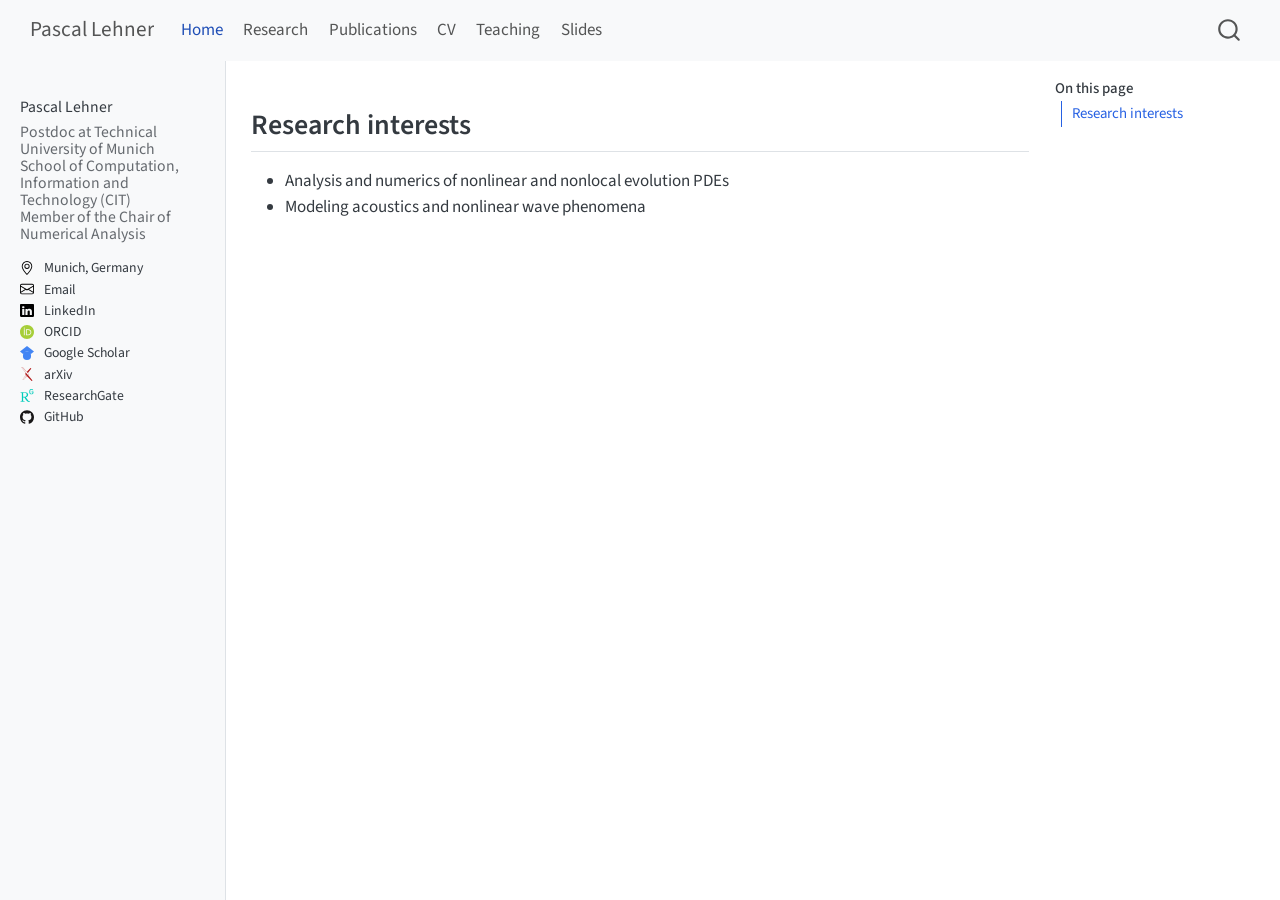
<file: index.html>
<!DOCTYPE html>
<html xmlns="http://www.w3.org/1999/xhtml" lang="en" xml:lang="en"><head>

<meta charset="utf-8">
<meta name="generator" content="quarto-1.6.39">

<meta name="viewport" content="width=device-width, initial-scale=1.0, user-scalable=yes">


<title>Pascal Lehner</title>
<style>
code{white-space: pre-wrap;}
span.smallcaps{font-variant: small-caps;}
div.columns{display: flex; gap: min(4vw, 1.5em);}
div.column{flex: auto; overflow-x: auto;}
div.hanging-indent{margin-left: 1.5em; text-indent: -1.5em;}
ul.task-list{list-style: none;}
ul.task-list li input[type="checkbox"] {
  width: 0.8em;
  margin: 0 0.8em 0.2em -1em; /* quarto-specific, see https://github.com/quarto-dev/quarto-cli/issues/4556 */ 
  vertical-align: middle;
}
</style>


<script src="site_libs/quarto-nav/quarto-nav.js"></script>
<script src="site_libs/quarto-nav/headroom.min.js"></script>
<script src="site_libs/clipboard/clipboard.min.js"></script>
<script src="site_libs/quarto-search/autocomplete.umd.js"></script>
<script src="site_libs/quarto-search/fuse.min.js"></script>
<script src="site_libs/quarto-search/quarto-search.js"></script>
<meta name="quarto:offset" content="./">
<script src="site_libs/quarto-html/quarto.js"></script>
<script src="site_libs/quarto-html/popper.min.js"></script>
<script src="site_libs/quarto-html/tippy.umd.min.js"></script>
<script src="site_libs/quarto-html/anchor.min.js"></script>
<link href="site_libs/quarto-html/tippy.css" rel="stylesheet">
<link href="site_libs/quarto-html/quarto-syntax-highlighting-e26003cea8cd680ca0c55a263523d882.css" rel="stylesheet" id="quarto-text-highlighting-styles">
<script src="site_libs/bootstrap/bootstrap.min.js"></script>
<link href="site_libs/bootstrap/bootstrap-icons.css" rel="stylesheet">
<link href="site_libs/bootstrap/bootstrap-9a351975a7460a6d6465111bc3b0ab34.min.css" rel="stylesheet" append-hash="true" id="quarto-bootstrap" data-mode="light">
<script id="quarto-search-options" type="application/json">{
  "location": "navbar",
  "copy-button": false,
  "collapse-after": 3,
  "panel-placement": "end",
  "type": "overlay",
  "limit": 50,
  "keyboard-shortcut": [
    "f",
    "/",
    "s"
  ],
  "show-item-context": false,
  "language": {
    "search-no-results-text": "No results",
    "search-matching-documents-text": "matching documents",
    "search-copy-link-title": "Copy link to search",
    "search-hide-matches-text": "Hide additional matches",
    "search-more-match-text": "more match in this document",
    "search-more-matches-text": "more matches in this document",
    "search-clear-button-title": "Clear",
    "search-text-placeholder": "",
    "search-detached-cancel-button-title": "Cancel",
    "search-submit-button-title": "Submit",
    "search-label": "Search"
  }
}</script>


</head>

<body class="nav-sidebar docked nav-fixed">

<div id="quarto-search-results"></div>
  <header id="quarto-header" class="headroom fixed-top">
    <nav class="navbar navbar-expand-lg " data-bs-theme="dark">
      <div class="navbar-container container-fluid">
      <div class="navbar-brand-container mx-auto">
    <a class="navbar-brand" href="./index.html">
    <span class="navbar-title">Pascal Lehner</span>
    </a>
  </div>
            <div id="quarto-search" class="" title="Search"></div>
          <button class="navbar-toggler" type="button" data-bs-toggle="collapse" data-bs-target="#navbarCollapse" aria-controls="navbarCollapse" role="menu" aria-expanded="false" aria-label="Toggle navigation" onclick="if (window.quartoToggleHeadroom) { window.quartoToggleHeadroom(); }">
  <span class="navbar-toggler-icon"></span>
</button>
          <div class="collapse navbar-collapse" id="navbarCollapse">
            <ul class="navbar-nav navbar-nav-scroll me-auto">
  <li class="nav-item">
    <a class="nav-link active" href="./index.html" aria-current="page"> 
<span class="menu-text">Home</span></a>
  </li>  
  <li class="nav-item">
    <a class="nav-link" href="./research.html"> 
<span class="menu-text">Research</span></a>
  </li>  
  <li class="nav-item">
    <a class="nav-link" href="./publications.html"> 
<span class="menu-text">Publications</span></a>
  </li>  
  <li class="nav-item">
    <a class="nav-link" href="./cv.html"> 
<span class="menu-text">CV</span></a>
  </li>  
  <li class="nav-item">
    <a class="nav-link" href="./teaching.html"> 
<span class="menu-text">Teaching</span></a>
  </li>  
  <li class="nav-item">
    <a class="nav-link" href="./slides.html"> 
<span class="menu-text">Slides</span></a>
  </li>  
</ul>
          </div> <!-- /navcollapse -->
            <div class="quarto-navbar-tools">
</div>
      </div> <!-- /container-fluid -->
    </nav>
  <nav class="quarto-secondary-nav">
    <div class="container-fluid d-flex">
      <button type="button" class="quarto-btn-toggle btn" data-bs-toggle="collapse" role="button" data-bs-target=".quarto-sidebar-collapse-item" aria-controls="quarto-sidebar" aria-expanded="false" aria-label="Toggle sidebar navigation" onclick="if (window.quartoToggleHeadroom) { window.quartoToggleHeadroom(); }">
        <i class="bi bi-layout-text-sidebar-reverse"></i>
      </button>
        <nav class="quarto-page-breadcrumbs" aria-label="breadcrumb"><ol class="breadcrumb"></ol></nav>
        <a class="flex-grow-1" role="navigation" data-bs-toggle="collapse" data-bs-target=".quarto-sidebar-collapse-item" aria-controls="quarto-sidebar" aria-expanded="false" aria-label="Toggle sidebar navigation" onclick="if (window.quartoToggleHeadroom) { window.quartoToggleHeadroom(); }">      
        </a>
    </div>
  </nav>
</header>
<!-- content -->
<div id="quarto-content" class="quarto-container page-columns page-rows-contents page-layout-article page-navbar">
<!-- sidebar -->
  <nav id="quarto-sidebar" class="sidebar collapse collapse-horizontal quarto-sidebar-collapse-item sidebar-navigation docked overflow-auto">
    <div class="sidebar-menu-container"> 
    <ul class="list-unstyled mt-1">
        <li class="sidebar-item">
 <span class="menu-text"><div class="mb-2">Pascal Lehner</div>
<div class="text-muted mb-3">
  Postdoc at
  <a href="https://www.tum.de/" target="_blank">Technical University of Munich</a><br>
  <a href="https://www.cit.tum.de/" target="_blank">School of Computation, Information and Technology (CIT)</a><br>
  Member of the
  <a href="https://www.math.cit.tum.de/en/math/research/numerical-analysis/" target="_blank">
    Chair of Numerical Analysis
  </a>
</div>
<ul class="list-unstyled small">
  <li class="mb-1">
    <img src="icons/geo-alt.svg" alt="Location" style="width:1em;height:1em;margin-right:.5em;vertical-align:-0.18em;">
    <a href="https://www.google.com/maps/place/M%C3%BCnchen,+Deutschland/">Munich, Germany</a>
  </li>
  <li class="mb-1">
    <img src="icons/envelope.svg" alt="Email" style="width:1em;height:1em;margin-right:.5em;vertical-align:-0.18em;">
    <a href="#" id="email">Email</a>
  </li>
  
  <li class="mb-1">
    <img src="icons/linkedin.svg" alt="LinkedIn" style="width:1em;height:1em;margin-right:.5em;vertical-align:-0.18em;">
    <a href="https://www.linkedin.com/in/pascal-lehner-490385423/">LinkedIn</a>
  </li>
  <li class="mb-1">
    <img src="icons/ORCID.svg" alt="ORCID" style="width:1em;height:1em;margin-right:.5em;vertical-align:-0.18em;">
    <a href="https://orcid.org/0009-0009-3088-8286">ORCID</a>
  </li>
  <li class="mb-1">
    <img src="icons/GoogleScholar.svg" alt="Google Scholar" style="width:1em;height:1em;margin-right:.5em;vertical-align:-0.18em;">
    <a href="https://scholar.google.com/citations?user=YOUR-ID">Google Scholar</a>
  </li>
  <li class="mb-1">
    <img src="icons/arXiv.svg" alt="arXiv" style="width:1em;height:1em;margin-right:.5em;vertical-align:-0.18em;">
    <a href="https://arxiv.org/search/math?searchtype=author&amp;query=Lehner%2C+P">arXiv</a>
  </li>
  <li class="mb-1">
    <img src="icons/ResearchGate.svg" alt="ResearchGate" style="width:1em;height:1em;margin-right:.5em;vertical-align:-0.18em;">
    <a href="https://www.researchgate.net/profile/Pascal-Lehner-2">ResearchGate</a>
  </li>
  <li class="mb-1">
    <img src="icons/GitHub.svg" alt="GitHub" style="width:1em;height:1em;margin-right:.5em;vertical-align:-0.18em;">
    <a href="https://github.com/pascal-lehner">GitHub</a>
  </li>
</ul>
</span>
  </li>
    </ul>
    </div>
</nav>
<div id="quarto-sidebar-glass" class="quarto-sidebar-collapse-item" data-bs-toggle="collapse" data-bs-target=".quarto-sidebar-collapse-item"></div>
<!-- margin-sidebar -->
    <div id="quarto-margin-sidebar" class="sidebar margin-sidebar">
        <nav id="TOC" role="doc-toc" class="toc-active">
    <h2 id="toc-title">On this page</h2>
   
  <ul>
  <li><a href="#research-interests" id="toc-research-interests" class="nav-link active" data-scroll-target="#research-interests">Research interests</a></li>
  </ul>
</nav>
    </div>
<!-- main -->
<main class="content" id="quarto-document-content"><header id="title-block-header" class="quarto-title-block"></header>




<section id="research-interests" class="level2">
<h2 class="anchored" data-anchor-id="research-interests">Research interests</h2>
<ul>
<li>Analysis and numerics of nonlinear and nonlocal evolution PDEs</li>
<li>Modeling acoustics and nonlinear wave phenomena</li>
</ul>


</section>

</main> <!-- /main -->
<script id="quarto-html-after-body" type="application/javascript">
window.document.addEventListener("DOMContentLoaded", function (event) {
  const toggleBodyColorMode = (bsSheetEl) => {
    const mode = bsSheetEl.getAttribute("data-mode");
    const bodyEl = window.document.querySelector("body");
    if (mode === "dark") {
      bodyEl.classList.add("quarto-dark");
      bodyEl.classList.remove("quarto-light");
    } else {
      bodyEl.classList.add("quarto-light");
      bodyEl.classList.remove("quarto-dark");
    }
  }
  const toggleBodyColorPrimary = () => {
    const bsSheetEl = window.document.querySelector("link#quarto-bootstrap");
    if (bsSheetEl) {
      toggleBodyColorMode(bsSheetEl);
    }
  }
  toggleBodyColorPrimary();  
  const icon = "";
  const anchorJS = new window.AnchorJS();
  anchorJS.options = {
    placement: 'right',
    icon: icon
  };
  anchorJS.add('.anchored');
  const isCodeAnnotation = (el) => {
    for (const clz of el.classList) {
      if (clz.startsWith('code-annotation-')) {                     
        return true;
      }
    }
    return false;
  }
  const onCopySuccess = function(e) {
    // button target
    const button = e.trigger;
    // don't keep focus
    button.blur();
    // flash "checked"
    button.classList.add('code-copy-button-checked');
    var currentTitle = button.getAttribute("title");
    button.setAttribute("title", "Copied!");
    let tooltip;
    if (window.bootstrap) {
      button.setAttribute("data-bs-toggle", "tooltip");
      button.setAttribute("data-bs-placement", "left");
      button.setAttribute("data-bs-title", "Copied!");
      tooltip = new bootstrap.Tooltip(button, 
        { trigger: "manual", 
          customClass: "code-copy-button-tooltip",
          offset: [0, -8]});
      tooltip.show();    
    }
    setTimeout(function() {
      if (tooltip) {
        tooltip.hide();
        button.removeAttribute("data-bs-title");
        button.removeAttribute("data-bs-toggle");
        button.removeAttribute("data-bs-placement");
      }
      button.setAttribute("title", currentTitle);
      button.classList.remove('code-copy-button-checked');
    }, 1000);
    // clear code selection
    e.clearSelection();
  }
  const getTextToCopy = function(trigger) {
      const codeEl = trigger.previousElementSibling.cloneNode(true);
      for (const childEl of codeEl.children) {
        if (isCodeAnnotation(childEl)) {
          childEl.remove();
        }
      }
      return codeEl.innerText;
  }
  const clipboard = new window.ClipboardJS('.code-copy-button:not([data-in-quarto-modal])', {
    text: getTextToCopy
  });
  clipboard.on('success', onCopySuccess);
  if (window.document.getElementById('quarto-embedded-source-code-modal')) {
    const clipboardModal = new window.ClipboardJS('.code-copy-button[data-in-quarto-modal]', {
      text: getTextToCopy,
      container: window.document.getElementById('quarto-embedded-source-code-modal')
    });
    clipboardModal.on('success', onCopySuccess);
  }
    var localhostRegex = new RegExp(/^(?:http|https):\/\/localhost\:?[0-9]*\//);
    var mailtoRegex = new RegExp(/^mailto:/);
      var filterRegex = new RegExp("https:\/\/pascal-lehner\.github\.io");
    var isInternal = (href) => {
        return filterRegex.test(href) || localhostRegex.test(href) || mailtoRegex.test(href);
    }
    // Inspect non-navigation links and adorn them if external
 	var links = window.document.querySelectorAll('a[href]:not(.nav-link):not(.navbar-brand):not(.toc-action):not(.sidebar-link):not(.sidebar-item-toggle):not(.pagination-link):not(.no-external):not([aria-hidden]):not(.dropdown-item):not(.quarto-navigation-tool):not(.about-link)');
    for (var i=0; i<links.length; i++) {
      const link = links[i];
      if (!isInternal(link.href)) {
        // undo the damage that might have been done by quarto-nav.js in the case of
        // links that we want to consider external
        if (link.dataset.originalHref !== undefined) {
          link.href = link.dataset.originalHref;
        }
          // target, if specified
          link.setAttribute("target", "_blank");
          if (link.getAttribute("rel") === null) {
            link.setAttribute("rel", "noopener");
          }
      }
    }
  function tippyHover(el, contentFn, onTriggerFn, onUntriggerFn) {
    const config = {
      allowHTML: true,
      maxWidth: 500,
      delay: 100,
      arrow: false,
      appendTo: function(el) {
          return el.parentElement;
      },
      interactive: true,
      interactiveBorder: 10,
      theme: 'quarto',
      placement: 'bottom-start',
    };
    if (contentFn) {
      config.content = contentFn;
    }
    if (onTriggerFn) {
      config.onTrigger = onTriggerFn;
    }
    if (onUntriggerFn) {
      config.onUntrigger = onUntriggerFn;
    }
    window.tippy(el, config); 
  }
  const noterefs = window.document.querySelectorAll('a[role="doc-noteref"]');
  for (var i=0; i<noterefs.length; i++) {
    const ref = noterefs[i];
    tippyHover(ref, function() {
      // use id or data attribute instead here
      let href = ref.getAttribute('data-footnote-href') || ref.getAttribute('href');
      try { href = new URL(href).hash; } catch {}
      const id = href.replace(/^#\/?/, "");
      const note = window.document.getElementById(id);
      if (note) {
        return note.innerHTML;
      } else {
        return "";
      }
    });
  }
  const xrefs = window.document.querySelectorAll('a.quarto-xref');
  const processXRef = (id, note) => {
    // Strip column container classes
    const stripColumnClz = (el) => {
      el.classList.remove("page-full", "page-columns");
      if (el.children) {
        for (const child of el.children) {
          stripColumnClz(child);
        }
      }
    }
    stripColumnClz(note)
    if (id === null || id.startsWith('sec-')) {
      // Special case sections, only their first couple elements
      const container = document.createElement("div");
      if (note.children && note.children.length > 2) {
        container.appendChild(note.children[0].cloneNode(true));
        for (let i = 1; i < note.children.length; i++) {
          const child = note.children[i];
          if (child.tagName === "P" && child.innerText === "") {
            continue;
          } else {
            container.appendChild(child.cloneNode(true));
            break;
          }
        }
        if (window.Quarto?.typesetMath) {
          window.Quarto.typesetMath(container);
        }
        return container.innerHTML
      } else {
        if (window.Quarto?.typesetMath) {
          window.Quarto.typesetMath(note);
        }
        return note.innerHTML;
      }
    } else {
      // Remove any anchor links if they are present
      const anchorLink = note.querySelector('a.anchorjs-link');
      if (anchorLink) {
        anchorLink.remove();
      }
      if (window.Quarto?.typesetMath) {
        window.Quarto.typesetMath(note);
      }
      if (note.classList.contains("callout")) {
        return note.outerHTML;
      } else {
        return note.innerHTML;
      }
    }
  }
  for (var i=0; i<xrefs.length; i++) {
    const xref = xrefs[i];
    tippyHover(xref, undefined, function(instance) {
      instance.disable();
      let url = xref.getAttribute('href');
      let hash = undefined; 
      if (url.startsWith('#')) {
        hash = url;
      } else {
        try { hash = new URL(url).hash; } catch {}
      }
      if (hash) {
        const id = hash.replace(/^#\/?/, "");
        const note = window.document.getElementById(id);
        if (note !== null) {
          try {
            const html = processXRef(id, note.cloneNode(true));
            instance.setContent(html);
          } finally {
            instance.enable();
            instance.show();
          }
        } else {
          // See if we can fetch this
          fetch(url.split('#')[0])
          .then(res => res.text())
          .then(html => {
            const parser = new DOMParser();
            const htmlDoc = parser.parseFromString(html, "text/html");
            const note = htmlDoc.getElementById(id);
            if (note !== null) {
              const html = processXRef(id, note);
              instance.setContent(html);
            } 
          }).finally(() => {
            instance.enable();
            instance.show();
          });
        }
      } else {
        // See if we can fetch a full url (with no hash to target)
        // This is a special case and we should probably do some content thinning / targeting
        fetch(url)
        .then(res => res.text())
        .then(html => {
          const parser = new DOMParser();
          const htmlDoc = parser.parseFromString(html, "text/html");
          const note = htmlDoc.querySelector('main.content');
          if (note !== null) {
            // This should only happen for chapter cross references
            // (since there is no id in the URL)
            // remove the first header
            if (note.children.length > 0 && note.children[0].tagName === "HEADER") {
              note.children[0].remove();
            }
            const html = processXRef(null, note);
            instance.setContent(html);
          } 
        }).finally(() => {
          instance.enable();
          instance.show();
        });
      }
    }, function(instance) {
    });
  }
      let selectedAnnoteEl;
      const selectorForAnnotation = ( cell, annotation) => {
        let cellAttr = 'data-code-cell="' + cell + '"';
        let lineAttr = 'data-code-annotation="' +  annotation + '"';
        const selector = 'span[' + cellAttr + '][' + lineAttr + ']';
        return selector;
      }
      const selectCodeLines = (annoteEl) => {
        const doc = window.document;
        const targetCell = annoteEl.getAttribute("data-target-cell");
        const targetAnnotation = annoteEl.getAttribute("data-target-annotation");
        const annoteSpan = window.document.querySelector(selectorForAnnotation(targetCell, targetAnnotation));
        const lines = annoteSpan.getAttribute("data-code-lines").split(",");
        const lineIds = lines.map((line) => {
          return targetCell + "-" + line;
        })
        let top = null;
        let height = null;
        let parent = null;
        if (lineIds.length > 0) {
            //compute the position of the single el (top and bottom and make a div)
            const el = window.document.getElementById(lineIds[0]);
            top = el.offsetTop;
            height = el.offsetHeight;
            parent = el.parentElement.parentElement;
          if (lineIds.length > 1) {
            const lastEl = window.document.getElementById(lineIds[lineIds.length - 1]);
            const bottom = lastEl.offsetTop + lastEl.offsetHeight;
            height = bottom - top;
          }
          if (top !== null && height !== null && parent !== null) {
            // cook up a div (if necessary) and position it 
            let div = window.document.getElementById("code-annotation-line-highlight");
            if (div === null) {
              div = window.document.createElement("div");
              div.setAttribute("id", "code-annotation-line-highlight");
              div.style.position = 'absolute';
              parent.appendChild(div);
            }
            div.style.top = top - 2 + "px";
            div.style.height = height + 4 + "px";
            div.style.left = 0;
            let gutterDiv = window.document.getElementById("code-annotation-line-highlight-gutter");
            if (gutterDiv === null) {
              gutterDiv = window.document.createElement("div");
              gutterDiv.setAttribute("id", "code-annotation-line-highlight-gutter");
              gutterDiv.style.position = 'absolute';
              const codeCell = window.document.getElementById(targetCell);
              const gutter = codeCell.querySelector('.code-annotation-gutter');
              gutter.appendChild(gutterDiv);
            }
            gutterDiv.style.top = top - 2 + "px";
            gutterDiv.style.height = height + 4 + "px";
          }
          selectedAnnoteEl = annoteEl;
        }
      };
      const unselectCodeLines = () => {
        const elementsIds = ["code-annotation-line-highlight", "code-annotation-line-highlight-gutter"];
        elementsIds.forEach((elId) => {
          const div = window.document.getElementById(elId);
          if (div) {
            div.remove();
          }
        });
        selectedAnnoteEl = undefined;
      };
        // Handle positioning of the toggle
    window.addEventListener(
      "resize",
      throttle(() => {
        elRect = undefined;
        if (selectedAnnoteEl) {
          selectCodeLines(selectedAnnoteEl);
        }
      }, 10)
    );
    function throttle(fn, ms) {
    let throttle = false;
    let timer;
      return (...args) => {
        if(!throttle) { // first call gets through
            fn.apply(this, args);
            throttle = true;
        } else { // all the others get throttled
            if(timer) clearTimeout(timer); // cancel #2
            timer = setTimeout(() => {
              fn.apply(this, args);
              timer = throttle = false;
            }, ms);
        }
      };
    }
      // Attach click handler to the DT
      const annoteDls = window.document.querySelectorAll('dt[data-target-cell]');
      for (const annoteDlNode of annoteDls) {
        annoteDlNode.addEventListener('click', (event) => {
          const clickedEl = event.target;
          if (clickedEl !== selectedAnnoteEl) {
            unselectCodeLines();
            const activeEl = window.document.querySelector('dt[data-target-cell].code-annotation-active');
            if (activeEl) {
              activeEl.classList.remove('code-annotation-active');
            }
            selectCodeLines(clickedEl);
            clickedEl.classList.add('code-annotation-active');
          } else {
            // Unselect the line
            unselectCodeLines();
            clickedEl.classList.remove('code-annotation-active');
          }
        });
      }
  const findCites = (el) => {
    const parentEl = el.parentElement;
    if (parentEl) {
      const cites = parentEl.dataset.cites;
      if (cites) {
        return {
          el,
          cites: cites.split(' ')
        };
      } else {
        return findCites(el.parentElement)
      }
    } else {
      return undefined;
    }
  };
  var bibliorefs = window.document.querySelectorAll('a[role="doc-biblioref"]');
  for (var i=0; i<bibliorefs.length; i++) {
    const ref = bibliorefs[i];
    const citeInfo = findCites(ref);
    if (citeInfo) {
      tippyHover(citeInfo.el, function() {
        var popup = window.document.createElement('div');
        citeInfo.cites.forEach(function(cite) {
          var citeDiv = window.document.createElement('div');
          citeDiv.classList.add('hanging-indent');
          citeDiv.classList.add('csl-entry');
          var biblioDiv = window.document.getElementById('ref-' + cite);
          if (biblioDiv) {
            citeDiv.innerHTML = biblioDiv.innerHTML;
          }
          popup.appendChild(citeDiv);
        });
        return popup.innerHTML;
      });
    }
  }
});
</script>
</div> <!-- /content -->




</body></html>
</file>
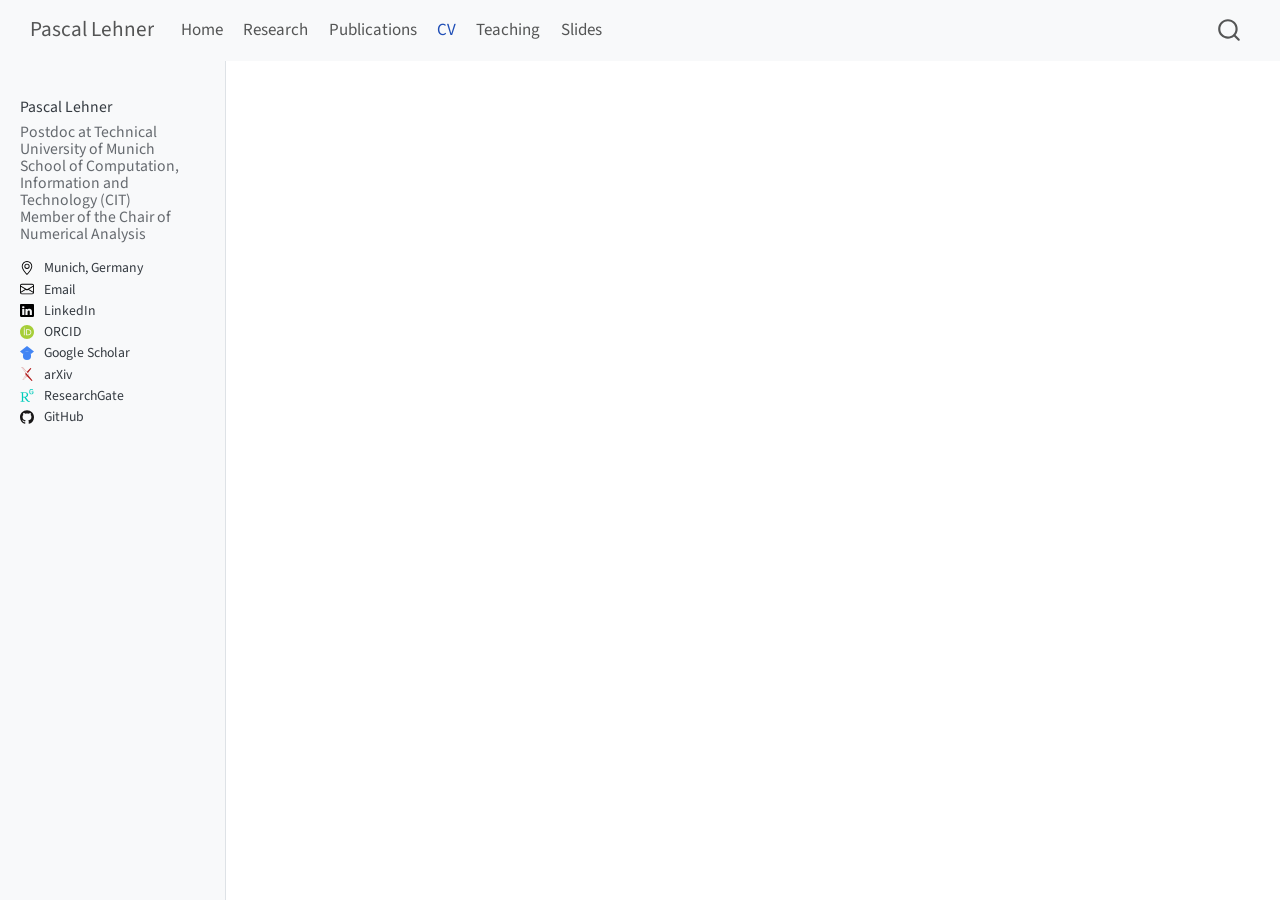
<file: cv.html>
<!DOCTYPE html>
<html xmlns="http://www.w3.org/1999/xhtml" lang="en" xml:lang="en"><head>

<meta charset="utf-8">
<meta name="generator" content="quarto-1.6.39">

<meta name="viewport" content="width=device-width, initial-scale=1.0, user-scalable=yes">


<title>cv – Pascal Lehner</title>
<style>
code{white-space: pre-wrap;}
span.smallcaps{font-variant: small-caps;}
div.columns{display: flex; gap: min(4vw, 1.5em);}
div.column{flex: auto; overflow-x: auto;}
div.hanging-indent{margin-left: 1.5em; text-indent: -1.5em;}
ul.task-list{list-style: none;}
ul.task-list li input[type="checkbox"] {
  width: 0.8em;
  margin: 0 0.8em 0.2em -1em; /* quarto-specific, see https://github.com/quarto-dev/quarto-cli/issues/4556 */ 
  vertical-align: middle;
}
</style>


<script src="site_libs/quarto-nav/quarto-nav.js"></script>
<script src="site_libs/quarto-nav/headroom.min.js"></script>
<script src="site_libs/clipboard/clipboard.min.js"></script>
<script src="site_libs/quarto-search/autocomplete.umd.js"></script>
<script src="site_libs/quarto-search/fuse.min.js"></script>
<script src="site_libs/quarto-search/quarto-search.js"></script>
<meta name="quarto:offset" content="./">
<script src="site_libs/quarto-html/quarto.js"></script>
<script src="site_libs/quarto-html/popper.min.js"></script>
<script src="site_libs/quarto-html/tippy.umd.min.js"></script>
<script src="site_libs/quarto-html/anchor.min.js"></script>
<link href="site_libs/quarto-html/tippy.css" rel="stylesheet">
<link href="site_libs/quarto-html/quarto-syntax-highlighting-e26003cea8cd680ca0c55a263523d882.css" rel="stylesheet" id="quarto-text-highlighting-styles">
<script src="site_libs/bootstrap/bootstrap.min.js"></script>
<link href="site_libs/bootstrap/bootstrap-icons.css" rel="stylesheet">
<link href="site_libs/bootstrap/bootstrap-9a351975a7460a6d6465111bc3b0ab34.min.css" rel="stylesheet" append-hash="true" id="quarto-bootstrap" data-mode="light">
<script id="quarto-search-options" type="application/json">{
  "location": "navbar",
  "copy-button": false,
  "collapse-after": 3,
  "panel-placement": "end",
  "type": "overlay",
  "limit": 50,
  "keyboard-shortcut": [
    "f",
    "/",
    "s"
  ],
  "show-item-context": false,
  "language": {
    "search-no-results-text": "No results",
    "search-matching-documents-text": "matching documents",
    "search-copy-link-title": "Copy link to search",
    "search-hide-matches-text": "Hide additional matches",
    "search-more-match-text": "more match in this document",
    "search-more-matches-text": "more matches in this document",
    "search-clear-button-title": "Clear",
    "search-text-placeholder": "",
    "search-detached-cancel-button-title": "Cancel",
    "search-submit-button-title": "Submit",
    "search-label": "Search"
  }
}</script>


</head>

<body class="nav-sidebar docked nav-fixed">

<div id="quarto-search-results"></div>
  <header id="quarto-header" class="headroom fixed-top">
    <nav class="navbar navbar-expand-lg " data-bs-theme="dark">
      <div class="navbar-container container-fluid">
      <div class="navbar-brand-container mx-auto">
    <a class="navbar-brand" href="./index.html">
    <span class="navbar-title">Pascal Lehner</span>
    </a>
  </div>
            <div id="quarto-search" class="" title="Search"></div>
          <button class="navbar-toggler" type="button" data-bs-toggle="collapse" data-bs-target="#navbarCollapse" aria-controls="navbarCollapse" role="menu" aria-expanded="false" aria-label="Toggle navigation" onclick="if (window.quartoToggleHeadroom) { window.quartoToggleHeadroom(); }">
  <span class="navbar-toggler-icon"></span>
</button>
          <div class="collapse navbar-collapse" id="navbarCollapse">
            <ul class="navbar-nav navbar-nav-scroll me-auto">
  <li class="nav-item">
    <a class="nav-link" href="./index.html"> 
<span class="menu-text">Home</span></a>
  </li>  
  <li class="nav-item">
    <a class="nav-link" href="./research.html"> 
<span class="menu-text">Research</span></a>
  </li>  
  <li class="nav-item">
    <a class="nav-link" href="./publications.html"> 
<span class="menu-text">Publications</span></a>
  </li>  
  <li class="nav-item">
    <a class="nav-link active" href="./cv.html" aria-current="page"> 
<span class="menu-text">CV</span></a>
  </li>  
  <li class="nav-item">
    <a class="nav-link" href="./teaching.html"> 
<span class="menu-text">Teaching</span></a>
  </li>  
  <li class="nav-item">
    <a class="nav-link" href="./slides.html"> 
<span class="menu-text">Slides</span></a>
  </li>  
</ul>
          </div> <!-- /navcollapse -->
            <div class="quarto-navbar-tools">
</div>
      </div> <!-- /container-fluid -->
    </nav>
  <nav class="quarto-secondary-nav">
    <div class="container-fluid d-flex">
      <button type="button" class="quarto-btn-toggle btn" data-bs-toggle="collapse" role="button" data-bs-target=".quarto-sidebar-collapse-item" aria-controls="quarto-sidebar" aria-expanded="false" aria-label="Toggle sidebar navigation" onclick="if (window.quartoToggleHeadroom) { window.quartoToggleHeadroom(); }">
        <i class="bi bi-layout-text-sidebar-reverse"></i>
      </button>
        <nav class="quarto-page-breadcrumbs" aria-label="breadcrumb"><ol class="breadcrumb"></ol></nav>
        <a class="flex-grow-1" role="navigation" data-bs-toggle="collapse" data-bs-target=".quarto-sidebar-collapse-item" aria-controls="quarto-sidebar" aria-expanded="false" aria-label="Toggle sidebar navigation" onclick="if (window.quartoToggleHeadroom) { window.quartoToggleHeadroom(); }">      
        </a>
    </div>
  </nav>
</header>
<!-- content -->
<div id="quarto-content" class="quarto-container page-columns page-rows-contents page-layout-article page-navbar">
<!-- sidebar -->
  <nav id="quarto-sidebar" class="sidebar collapse collapse-horizontal quarto-sidebar-collapse-item sidebar-navigation docked overflow-auto">
    <div class="sidebar-menu-container"> 
    <ul class="list-unstyled mt-1">
        <li class="sidebar-item">
 <span class="menu-text"><div class="mb-2">Pascal Lehner</div>
<div class="text-muted mb-3">
  Postdoc at
  <a href="https://www.tum.de/" target="_blank">Technical University of Munich</a><br>
  <a href="https://www.cit.tum.de/" target="_blank">School of Computation, Information and Technology (CIT)</a><br>
  Member of the
  <a href="https://www.math.cit.tum.de/en/math/research/numerical-analysis/" target="_blank">
    Chair of Numerical Analysis
  </a>
</div>
<ul class="list-unstyled small">
  <li class="mb-1">
    <img src="icons/geo-alt.svg" alt="Location" style="width:1em;height:1em;margin-right:.5em;vertical-align:-0.18em;">
    <a href="https://www.google.com/maps/place/M%C3%BCnchen,+Deutschland/">Munich, Germany</a>
  </li>
  <li class="mb-1">
    <img src="icons/envelope.svg" alt="Email" style="width:1em;height:1em;margin-right:.5em;vertical-align:-0.18em;">
    <a href="#" id="email">Email</a>
  </li>
  
  <li class="mb-1">
    <img src="icons/linkedin.svg" alt="LinkedIn" style="width:1em;height:1em;margin-right:.5em;vertical-align:-0.18em;">
    <a href="https://www.linkedin.com/in/pascal-lehner-490385423/">LinkedIn</a>
  </li>
  <li class="mb-1">
    <img src="icons/ORCID.svg" alt="ORCID" style="width:1em;height:1em;margin-right:.5em;vertical-align:-0.18em;">
    <a href="https://orcid.org/0009-0009-3088-8286">ORCID</a>
  </li>
  <li class="mb-1">
    <img src="icons/GoogleScholar.svg" alt="Google Scholar" style="width:1em;height:1em;margin-right:.5em;vertical-align:-0.18em;">
    <a href="https://scholar.google.com/citations?user=YOUR-ID">Google Scholar</a>
  </li>
  <li class="mb-1">
    <img src="icons/arXiv.svg" alt="arXiv" style="width:1em;height:1em;margin-right:.5em;vertical-align:-0.18em;">
    <a href="https://arxiv.org/search/math?searchtype=author&amp;query=Lehner%2C+P">arXiv</a>
  </li>
  <li class="mb-1">
    <img src="icons/ResearchGate.svg" alt="ResearchGate" style="width:1em;height:1em;margin-right:.5em;vertical-align:-0.18em;">
    <a href="https://www.researchgate.net/profile/Pascal-Lehner-2">ResearchGate</a>
  </li>
  <li class="mb-1">
    <img src="icons/GitHub.svg" alt="GitHub" style="width:1em;height:1em;margin-right:.5em;vertical-align:-0.18em;">
    <a href="https://github.com/pascal-lehner">GitHub</a>
  </li>
</ul>
</span>
  </li>
    </ul>
    </div>
</nav>
<div id="quarto-sidebar-glass" class="quarto-sidebar-collapse-item" data-bs-toggle="collapse" data-bs-target=".quarto-sidebar-collapse-item"></div>
<!-- margin-sidebar -->
    <div id="quarto-margin-sidebar" class="sidebar margin-sidebar zindex-bottom">
        
    </div>
<!-- main -->
<main class="content" id="quarto-document-content"><header id="title-block-header" class="quarto-title-block"></header>







</main> <!-- /main -->
<script id="quarto-html-after-body" type="application/javascript">
window.document.addEventListener("DOMContentLoaded", function (event) {
  const toggleBodyColorMode = (bsSheetEl) => {
    const mode = bsSheetEl.getAttribute("data-mode");
    const bodyEl = window.document.querySelector("body");
    if (mode === "dark") {
      bodyEl.classList.add("quarto-dark");
      bodyEl.classList.remove("quarto-light");
    } else {
      bodyEl.classList.add("quarto-light");
      bodyEl.classList.remove("quarto-dark");
    }
  }
  const toggleBodyColorPrimary = () => {
    const bsSheetEl = window.document.querySelector("link#quarto-bootstrap");
    if (bsSheetEl) {
      toggleBodyColorMode(bsSheetEl);
    }
  }
  toggleBodyColorPrimary();  
  const icon = "";
  const anchorJS = new window.AnchorJS();
  anchorJS.options = {
    placement: 'right',
    icon: icon
  };
  anchorJS.add('.anchored');
  const isCodeAnnotation = (el) => {
    for (const clz of el.classList) {
      if (clz.startsWith('code-annotation-')) {                     
        return true;
      }
    }
    return false;
  }
  const onCopySuccess = function(e) {
    // button target
    const button = e.trigger;
    // don't keep focus
    button.blur();
    // flash "checked"
    button.classList.add('code-copy-button-checked');
    var currentTitle = button.getAttribute("title");
    button.setAttribute("title", "Copied!");
    let tooltip;
    if (window.bootstrap) {
      button.setAttribute("data-bs-toggle", "tooltip");
      button.setAttribute("data-bs-placement", "left");
      button.setAttribute("data-bs-title", "Copied!");
      tooltip = new bootstrap.Tooltip(button, 
        { trigger: "manual", 
          customClass: "code-copy-button-tooltip",
          offset: [0, -8]});
      tooltip.show();    
    }
    setTimeout(function() {
      if (tooltip) {
        tooltip.hide();
        button.removeAttribute("data-bs-title");
        button.removeAttribute("data-bs-toggle");
        button.removeAttribute("data-bs-placement");
      }
      button.setAttribute("title", currentTitle);
      button.classList.remove('code-copy-button-checked');
    }, 1000);
    // clear code selection
    e.clearSelection();
  }
  const getTextToCopy = function(trigger) {
      const codeEl = trigger.previousElementSibling.cloneNode(true);
      for (const childEl of codeEl.children) {
        if (isCodeAnnotation(childEl)) {
          childEl.remove();
        }
      }
      return codeEl.innerText;
  }
  const clipboard = new window.ClipboardJS('.code-copy-button:not([data-in-quarto-modal])', {
    text: getTextToCopy
  });
  clipboard.on('success', onCopySuccess);
  if (window.document.getElementById('quarto-embedded-source-code-modal')) {
    const clipboardModal = new window.ClipboardJS('.code-copy-button[data-in-quarto-modal]', {
      text: getTextToCopy,
      container: window.document.getElementById('quarto-embedded-source-code-modal')
    });
    clipboardModal.on('success', onCopySuccess);
  }
    var localhostRegex = new RegExp(/^(?:http|https):\/\/localhost\:?[0-9]*\//);
    var mailtoRegex = new RegExp(/^mailto:/);
      var filterRegex = new RegExp("https:\/\/pascal-lehner\.github\.io");
    var isInternal = (href) => {
        return filterRegex.test(href) || localhostRegex.test(href) || mailtoRegex.test(href);
    }
    // Inspect non-navigation links and adorn them if external
 	var links = window.document.querySelectorAll('a[href]:not(.nav-link):not(.navbar-brand):not(.toc-action):not(.sidebar-link):not(.sidebar-item-toggle):not(.pagination-link):not(.no-external):not([aria-hidden]):not(.dropdown-item):not(.quarto-navigation-tool):not(.about-link)');
    for (var i=0; i<links.length; i++) {
      const link = links[i];
      if (!isInternal(link.href)) {
        // undo the damage that might have been done by quarto-nav.js in the case of
        // links that we want to consider external
        if (link.dataset.originalHref !== undefined) {
          link.href = link.dataset.originalHref;
        }
          // target, if specified
          link.setAttribute("target", "_blank");
          if (link.getAttribute("rel") === null) {
            link.setAttribute("rel", "noopener");
          }
      }
    }
  function tippyHover(el, contentFn, onTriggerFn, onUntriggerFn) {
    const config = {
      allowHTML: true,
      maxWidth: 500,
      delay: 100,
      arrow: false,
      appendTo: function(el) {
          return el.parentElement;
      },
      interactive: true,
      interactiveBorder: 10,
      theme: 'quarto',
      placement: 'bottom-start',
    };
    if (contentFn) {
      config.content = contentFn;
    }
    if (onTriggerFn) {
      config.onTrigger = onTriggerFn;
    }
    if (onUntriggerFn) {
      config.onUntrigger = onUntriggerFn;
    }
    window.tippy(el, config); 
  }
  const noterefs = window.document.querySelectorAll('a[role="doc-noteref"]');
  for (var i=0; i<noterefs.length; i++) {
    const ref = noterefs[i];
    tippyHover(ref, function() {
      // use id or data attribute instead here
      let href = ref.getAttribute('data-footnote-href') || ref.getAttribute('href');
      try { href = new URL(href).hash; } catch {}
      const id = href.replace(/^#\/?/, "");
      const note = window.document.getElementById(id);
      if (note) {
        return note.innerHTML;
      } else {
        return "";
      }
    });
  }
  const xrefs = window.document.querySelectorAll('a.quarto-xref');
  const processXRef = (id, note) => {
    // Strip column container classes
    const stripColumnClz = (el) => {
      el.classList.remove("page-full", "page-columns");
      if (el.children) {
        for (const child of el.children) {
          stripColumnClz(child);
        }
      }
    }
    stripColumnClz(note)
    if (id === null || id.startsWith('sec-')) {
      // Special case sections, only their first couple elements
      const container = document.createElement("div");
      if (note.children && note.children.length > 2) {
        container.appendChild(note.children[0].cloneNode(true));
        for (let i = 1; i < note.children.length; i++) {
          const child = note.children[i];
          if (child.tagName === "P" && child.innerText === "") {
            continue;
          } else {
            container.appendChild(child.cloneNode(true));
            break;
          }
        }
        if (window.Quarto?.typesetMath) {
          window.Quarto.typesetMath(container);
        }
        return container.innerHTML
      } else {
        if (window.Quarto?.typesetMath) {
          window.Quarto.typesetMath(note);
        }
        return note.innerHTML;
      }
    } else {
      // Remove any anchor links if they are present
      const anchorLink = note.querySelector('a.anchorjs-link');
      if (anchorLink) {
        anchorLink.remove();
      }
      if (window.Quarto?.typesetMath) {
        window.Quarto.typesetMath(note);
      }
      if (note.classList.contains("callout")) {
        return note.outerHTML;
      } else {
        return note.innerHTML;
      }
    }
  }
  for (var i=0; i<xrefs.length; i++) {
    const xref = xrefs[i];
    tippyHover(xref, undefined, function(instance) {
      instance.disable();
      let url = xref.getAttribute('href');
      let hash = undefined; 
      if (url.startsWith('#')) {
        hash = url;
      } else {
        try { hash = new URL(url).hash; } catch {}
      }
      if (hash) {
        const id = hash.replace(/^#\/?/, "");
        const note = window.document.getElementById(id);
        if (note !== null) {
          try {
            const html = processXRef(id, note.cloneNode(true));
            instance.setContent(html);
          } finally {
            instance.enable();
            instance.show();
          }
        } else {
          // See if we can fetch this
          fetch(url.split('#')[0])
          .then(res => res.text())
          .then(html => {
            const parser = new DOMParser();
            const htmlDoc = parser.parseFromString(html, "text/html");
            const note = htmlDoc.getElementById(id);
            if (note !== null) {
              const html = processXRef(id, note);
              instance.setContent(html);
            } 
          }).finally(() => {
            instance.enable();
            instance.show();
          });
        }
      } else {
        // See if we can fetch a full url (with no hash to target)
        // This is a special case and we should probably do some content thinning / targeting
        fetch(url)
        .then(res => res.text())
        .then(html => {
          const parser = new DOMParser();
          const htmlDoc = parser.parseFromString(html, "text/html");
          const note = htmlDoc.querySelector('main.content');
          if (note !== null) {
            // This should only happen for chapter cross references
            // (since there is no id in the URL)
            // remove the first header
            if (note.children.length > 0 && note.children[0].tagName === "HEADER") {
              note.children[0].remove();
            }
            const html = processXRef(null, note);
            instance.setContent(html);
          } 
        }).finally(() => {
          instance.enable();
          instance.show();
        });
      }
    }, function(instance) {
    });
  }
      let selectedAnnoteEl;
      const selectorForAnnotation = ( cell, annotation) => {
        let cellAttr = 'data-code-cell="' + cell + '"';
        let lineAttr = 'data-code-annotation="' +  annotation + '"';
        const selector = 'span[' + cellAttr + '][' + lineAttr + ']';
        return selector;
      }
      const selectCodeLines = (annoteEl) => {
        const doc = window.document;
        const targetCell = annoteEl.getAttribute("data-target-cell");
        const targetAnnotation = annoteEl.getAttribute("data-target-annotation");
        const annoteSpan = window.document.querySelector(selectorForAnnotation(targetCell, targetAnnotation));
        const lines = annoteSpan.getAttribute("data-code-lines").split(",");
        const lineIds = lines.map((line) => {
          return targetCell + "-" + line;
        })
        let top = null;
        let height = null;
        let parent = null;
        if (lineIds.length > 0) {
            //compute the position of the single el (top and bottom and make a div)
            const el = window.document.getElementById(lineIds[0]);
            top = el.offsetTop;
            height = el.offsetHeight;
            parent = el.parentElement.parentElement;
          if (lineIds.length > 1) {
            const lastEl = window.document.getElementById(lineIds[lineIds.length - 1]);
            const bottom = lastEl.offsetTop + lastEl.offsetHeight;
            height = bottom - top;
          }
          if (top !== null && height !== null && parent !== null) {
            // cook up a div (if necessary) and position it 
            let div = window.document.getElementById("code-annotation-line-highlight");
            if (div === null) {
              div = window.document.createElement("div");
              div.setAttribute("id", "code-annotation-line-highlight");
              div.style.position = 'absolute';
              parent.appendChild(div);
            }
            div.style.top = top - 2 + "px";
            div.style.height = height + 4 + "px";
            div.style.left = 0;
            let gutterDiv = window.document.getElementById("code-annotation-line-highlight-gutter");
            if (gutterDiv === null) {
              gutterDiv = window.document.createElement("div");
              gutterDiv.setAttribute("id", "code-annotation-line-highlight-gutter");
              gutterDiv.style.position = 'absolute';
              const codeCell = window.document.getElementById(targetCell);
              const gutter = codeCell.querySelector('.code-annotation-gutter');
              gutter.appendChild(gutterDiv);
            }
            gutterDiv.style.top = top - 2 + "px";
            gutterDiv.style.height = height + 4 + "px";
          }
          selectedAnnoteEl = annoteEl;
        }
      };
      const unselectCodeLines = () => {
        const elementsIds = ["code-annotation-line-highlight", "code-annotation-line-highlight-gutter"];
        elementsIds.forEach((elId) => {
          const div = window.document.getElementById(elId);
          if (div) {
            div.remove();
          }
        });
        selectedAnnoteEl = undefined;
      };
        // Handle positioning of the toggle
    window.addEventListener(
      "resize",
      throttle(() => {
        elRect = undefined;
        if (selectedAnnoteEl) {
          selectCodeLines(selectedAnnoteEl);
        }
      }, 10)
    );
    function throttle(fn, ms) {
    let throttle = false;
    let timer;
      return (...args) => {
        if(!throttle) { // first call gets through
            fn.apply(this, args);
            throttle = true;
        } else { // all the others get throttled
            if(timer) clearTimeout(timer); // cancel #2
            timer = setTimeout(() => {
              fn.apply(this, args);
              timer = throttle = false;
            }, ms);
        }
      };
    }
      // Attach click handler to the DT
      const annoteDls = window.document.querySelectorAll('dt[data-target-cell]');
      for (const annoteDlNode of annoteDls) {
        annoteDlNode.addEventListener('click', (event) => {
          const clickedEl = event.target;
          if (clickedEl !== selectedAnnoteEl) {
            unselectCodeLines();
            const activeEl = window.document.querySelector('dt[data-target-cell].code-annotation-active');
            if (activeEl) {
              activeEl.classList.remove('code-annotation-active');
            }
            selectCodeLines(clickedEl);
            clickedEl.classList.add('code-annotation-active');
          } else {
            // Unselect the line
            unselectCodeLines();
            clickedEl.classList.remove('code-annotation-active');
          }
        });
      }
  const findCites = (el) => {
    const parentEl = el.parentElement;
    if (parentEl) {
      const cites = parentEl.dataset.cites;
      if (cites) {
        return {
          el,
          cites: cites.split(' ')
        };
      } else {
        return findCites(el.parentElement)
      }
    } else {
      return undefined;
    }
  };
  var bibliorefs = window.document.querySelectorAll('a[role="doc-biblioref"]');
  for (var i=0; i<bibliorefs.length; i++) {
    const ref = bibliorefs[i];
    const citeInfo = findCites(ref);
    if (citeInfo) {
      tippyHover(citeInfo.el, function() {
        var popup = window.document.createElement('div');
        citeInfo.cites.forEach(function(cite) {
          var citeDiv = window.document.createElement('div');
          citeDiv.classList.add('hanging-indent');
          citeDiv.classList.add('csl-entry');
          var biblioDiv = window.document.getElementById('ref-' + cite);
          if (biblioDiv) {
            citeDiv.innerHTML = biblioDiv.innerHTML;
          }
          popup.appendChild(citeDiv);
        });
        return popup.innerHTML;
      });
    }
  }
});
</script>
</div> <!-- /content -->




</body></html>
</file>
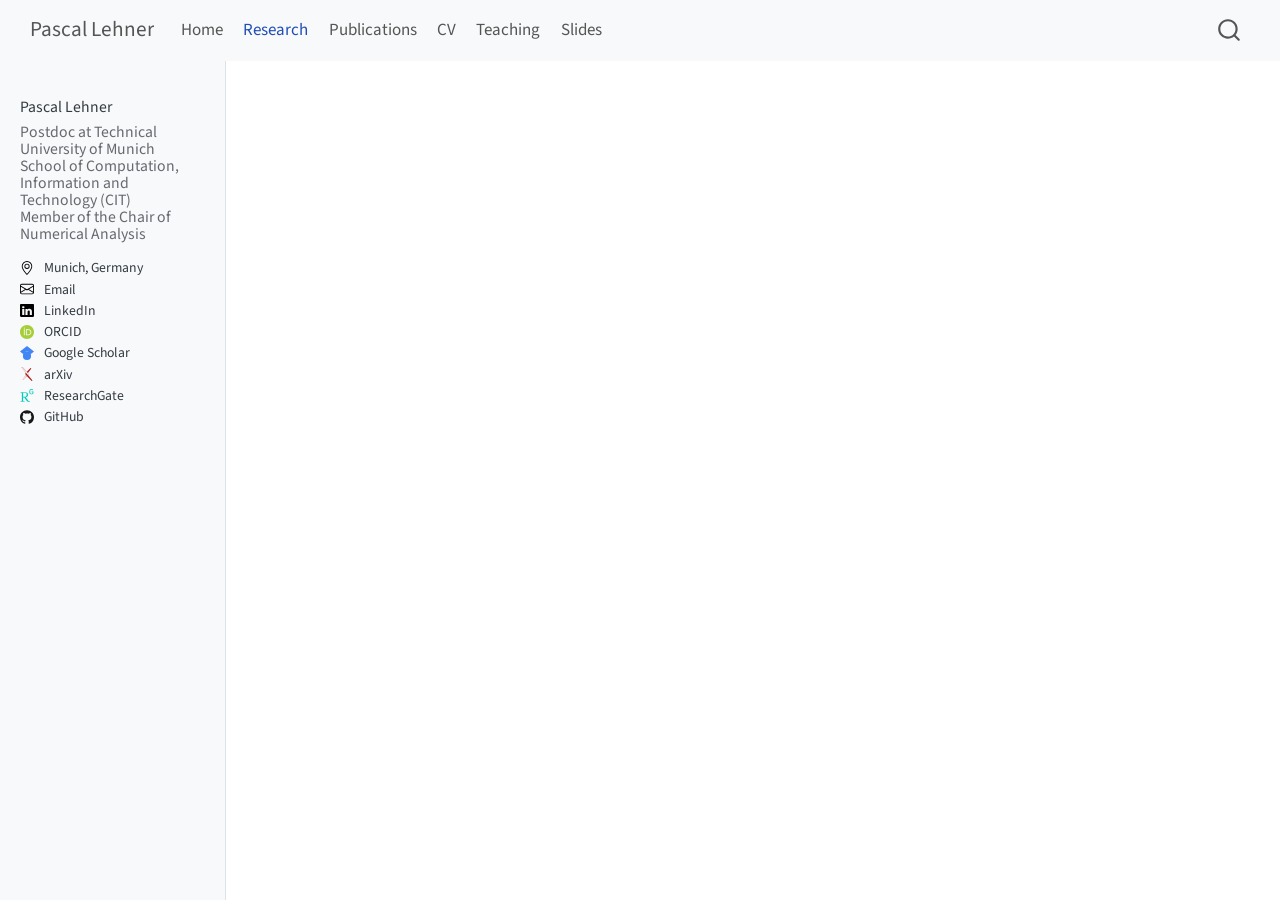
<file: research.html>
<!DOCTYPE html>
<html xmlns="http://www.w3.org/1999/xhtml" lang="en" xml:lang="en"><head>

<meta charset="utf-8">
<meta name="generator" content="quarto-1.6.39">

<meta name="viewport" content="width=device-width, initial-scale=1.0, user-scalable=yes">


<title>research – Pascal Lehner</title>
<style>
code{white-space: pre-wrap;}
span.smallcaps{font-variant: small-caps;}
div.columns{display: flex; gap: min(4vw, 1.5em);}
div.column{flex: auto; overflow-x: auto;}
div.hanging-indent{margin-left: 1.5em; text-indent: -1.5em;}
ul.task-list{list-style: none;}
ul.task-list li input[type="checkbox"] {
  width: 0.8em;
  margin: 0 0.8em 0.2em -1em; /* quarto-specific, see https://github.com/quarto-dev/quarto-cli/issues/4556 */ 
  vertical-align: middle;
}
</style>


<script src="site_libs/quarto-nav/quarto-nav.js"></script>
<script src="site_libs/quarto-nav/headroom.min.js"></script>
<script src="site_libs/clipboard/clipboard.min.js"></script>
<script src="site_libs/quarto-search/autocomplete.umd.js"></script>
<script src="site_libs/quarto-search/fuse.min.js"></script>
<script src="site_libs/quarto-search/quarto-search.js"></script>
<meta name="quarto:offset" content="./">
<script src="site_libs/quarto-html/quarto.js"></script>
<script src="site_libs/quarto-html/popper.min.js"></script>
<script src="site_libs/quarto-html/tippy.umd.min.js"></script>
<script src="site_libs/quarto-html/anchor.min.js"></script>
<link href="site_libs/quarto-html/tippy.css" rel="stylesheet">
<link href="site_libs/quarto-html/quarto-syntax-highlighting-e26003cea8cd680ca0c55a263523d882.css" rel="stylesheet" id="quarto-text-highlighting-styles">
<script src="site_libs/bootstrap/bootstrap.min.js"></script>
<link href="site_libs/bootstrap/bootstrap-icons.css" rel="stylesheet">
<link href="site_libs/bootstrap/bootstrap-9a351975a7460a6d6465111bc3b0ab34.min.css" rel="stylesheet" append-hash="true" id="quarto-bootstrap" data-mode="light">
<script id="quarto-search-options" type="application/json">{
  "location": "navbar",
  "copy-button": false,
  "collapse-after": 3,
  "panel-placement": "end",
  "type": "overlay",
  "limit": 50,
  "keyboard-shortcut": [
    "f",
    "/",
    "s"
  ],
  "show-item-context": false,
  "language": {
    "search-no-results-text": "No results",
    "search-matching-documents-text": "matching documents",
    "search-copy-link-title": "Copy link to search",
    "search-hide-matches-text": "Hide additional matches",
    "search-more-match-text": "more match in this document",
    "search-more-matches-text": "more matches in this document",
    "search-clear-button-title": "Clear",
    "search-text-placeholder": "",
    "search-detached-cancel-button-title": "Cancel",
    "search-submit-button-title": "Submit",
    "search-label": "Search"
  }
}</script>


</head>

<body class="nav-sidebar docked nav-fixed">

<div id="quarto-search-results"></div>
  <header id="quarto-header" class="headroom fixed-top">
    <nav class="navbar navbar-expand-lg " data-bs-theme="dark">
      <div class="navbar-container container-fluid">
      <div class="navbar-brand-container mx-auto">
    <a class="navbar-brand" href="./index.html">
    <span class="navbar-title">Pascal Lehner</span>
    </a>
  </div>
            <div id="quarto-search" class="" title="Search"></div>
          <button class="navbar-toggler" type="button" data-bs-toggle="collapse" data-bs-target="#navbarCollapse" aria-controls="navbarCollapse" role="menu" aria-expanded="false" aria-label="Toggle navigation" onclick="if (window.quartoToggleHeadroom) { window.quartoToggleHeadroom(); }">
  <span class="navbar-toggler-icon"></span>
</button>
          <div class="collapse navbar-collapse" id="navbarCollapse">
            <ul class="navbar-nav navbar-nav-scroll me-auto">
  <li class="nav-item">
    <a class="nav-link" href="./index.html"> 
<span class="menu-text">Home</span></a>
  </li>  
  <li class="nav-item">
    <a class="nav-link active" href="./research.html" aria-current="page"> 
<span class="menu-text">Research</span></a>
  </li>  
  <li class="nav-item">
    <a class="nav-link" href="./publications.html"> 
<span class="menu-text">Publications</span></a>
  </li>  
  <li class="nav-item">
    <a class="nav-link" href="./cv.html"> 
<span class="menu-text">CV</span></a>
  </li>  
  <li class="nav-item">
    <a class="nav-link" href="./teaching.html"> 
<span class="menu-text">Teaching</span></a>
  </li>  
  <li class="nav-item">
    <a class="nav-link" href="./slides.html"> 
<span class="menu-text">Slides</span></a>
  </li>  
</ul>
          </div> <!-- /navcollapse -->
            <div class="quarto-navbar-tools">
</div>
      </div> <!-- /container-fluid -->
    </nav>
  <nav class="quarto-secondary-nav">
    <div class="container-fluid d-flex">
      <button type="button" class="quarto-btn-toggle btn" data-bs-toggle="collapse" role="button" data-bs-target=".quarto-sidebar-collapse-item" aria-controls="quarto-sidebar" aria-expanded="false" aria-label="Toggle sidebar navigation" onclick="if (window.quartoToggleHeadroom) { window.quartoToggleHeadroom(); }">
        <i class="bi bi-layout-text-sidebar-reverse"></i>
      </button>
        <nav class="quarto-page-breadcrumbs" aria-label="breadcrumb"><ol class="breadcrumb"></ol></nav>
        <a class="flex-grow-1" role="navigation" data-bs-toggle="collapse" data-bs-target=".quarto-sidebar-collapse-item" aria-controls="quarto-sidebar" aria-expanded="false" aria-label="Toggle sidebar navigation" onclick="if (window.quartoToggleHeadroom) { window.quartoToggleHeadroom(); }">      
        </a>
    </div>
  </nav>
</header>
<!-- content -->
<div id="quarto-content" class="quarto-container page-columns page-rows-contents page-layout-article page-navbar">
<!-- sidebar -->
  <nav id="quarto-sidebar" class="sidebar collapse collapse-horizontal quarto-sidebar-collapse-item sidebar-navigation docked overflow-auto">
    <div class="sidebar-menu-container"> 
    <ul class="list-unstyled mt-1">
        <li class="sidebar-item">
 <span class="menu-text"><div class="mb-2">Pascal Lehner</div>
<div class="text-muted mb-3">
  Postdoc at
  <a href="https://www.tum.de/" target="_blank">Technical University of Munich</a><br>
  <a href="https://www.cit.tum.de/" target="_blank">School of Computation, Information and Technology (CIT)</a><br>
  Member of the
  <a href="https://www.math.cit.tum.de/en/math/research/numerical-analysis/" target="_blank">
    Chair of Numerical Analysis
  </a>
</div>
<ul class="list-unstyled small">
  <li class="mb-1">
    <img src="icons/geo-alt.svg" alt="Location" style="width:1em;height:1em;margin-right:.5em;vertical-align:-0.18em;">
    <a href="https://www.google.com/maps/place/M%C3%BCnchen,+Deutschland/">Munich, Germany</a>
  </li>
  <li class="mb-1">
    <img src="icons/envelope.svg" alt="Email" style="width:1em;height:1em;margin-right:.5em;vertical-align:-0.18em;">
    <a href="#" id="email">Email</a>
  </li>
  
  <li class="mb-1">
    <img src="icons/linkedin.svg" alt="LinkedIn" style="width:1em;height:1em;margin-right:.5em;vertical-align:-0.18em;">
    <a href="https://www.linkedin.com/in/pascal-lehner-490385423/">LinkedIn</a>
  </li>
  <li class="mb-1">
    <img src="icons/ORCID.svg" alt="ORCID" style="width:1em;height:1em;margin-right:.5em;vertical-align:-0.18em;">
    <a href="https://orcid.org/0009-0009-3088-8286">ORCID</a>
  </li>
  <li class="mb-1">
    <img src="icons/GoogleScholar.svg" alt="Google Scholar" style="width:1em;height:1em;margin-right:.5em;vertical-align:-0.18em;">
    <a href="https://scholar.google.com/citations?user=YOUR-ID">Google Scholar</a>
  </li>
  <li class="mb-1">
    <img src="icons/arXiv.svg" alt="arXiv" style="width:1em;height:1em;margin-right:.5em;vertical-align:-0.18em;">
    <a href="https://arxiv.org/search/math?searchtype=author&amp;query=Lehner%2C+P">arXiv</a>
  </li>
  <li class="mb-1">
    <img src="icons/ResearchGate.svg" alt="ResearchGate" style="width:1em;height:1em;margin-right:.5em;vertical-align:-0.18em;">
    <a href="https://www.researchgate.net/profile/Pascal-Lehner-2">ResearchGate</a>
  </li>
  <li class="mb-1">
    <img src="icons/GitHub.svg" alt="GitHub" style="width:1em;height:1em;margin-right:.5em;vertical-align:-0.18em;">
    <a href="https://github.com/pascal-lehner">GitHub</a>
  </li>
</ul>
</span>
  </li>
    </ul>
    </div>
</nav>
<div id="quarto-sidebar-glass" class="quarto-sidebar-collapse-item" data-bs-toggle="collapse" data-bs-target=".quarto-sidebar-collapse-item"></div>
<!-- margin-sidebar -->
    <div id="quarto-margin-sidebar" class="sidebar margin-sidebar zindex-bottom">
        
    </div>
<!-- main -->
<main class="content" id="quarto-document-content"><header id="title-block-header" class="quarto-title-block"></header>







</main> <!-- /main -->
<script id="quarto-html-after-body" type="application/javascript">
window.document.addEventListener("DOMContentLoaded", function (event) {
  const toggleBodyColorMode = (bsSheetEl) => {
    const mode = bsSheetEl.getAttribute("data-mode");
    const bodyEl = window.document.querySelector("body");
    if (mode === "dark") {
      bodyEl.classList.add("quarto-dark");
      bodyEl.classList.remove("quarto-light");
    } else {
      bodyEl.classList.add("quarto-light");
      bodyEl.classList.remove("quarto-dark");
    }
  }
  const toggleBodyColorPrimary = () => {
    const bsSheetEl = window.document.querySelector("link#quarto-bootstrap");
    if (bsSheetEl) {
      toggleBodyColorMode(bsSheetEl);
    }
  }
  toggleBodyColorPrimary();  
  const icon = "";
  const anchorJS = new window.AnchorJS();
  anchorJS.options = {
    placement: 'right',
    icon: icon
  };
  anchorJS.add('.anchored');
  const isCodeAnnotation = (el) => {
    for (const clz of el.classList) {
      if (clz.startsWith('code-annotation-')) {                     
        return true;
      }
    }
    return false;
  }
  const onCopySuccess = function(e) {
    // button target
    const button = e.trigger;
    // don't keep focus
    button.blur();
    // flash "checked"
    button.classList.add('code-copy-button-checked');
    var currentTitle = button.getAttribute("title");
    button.setAttribute("title", "Copied!");
    let tooltip;
    if (window.bootstrap) {
      button.setAttribute("data-bs-toggle", "tooltip");
      button.setAttribute("data-bs-placement", "left");
      button.setAttribute("data-bs-title", "Copied!");
      tooltip = new bootstrap.Tooltip(button, 
        { trigger: "manual", 
          customClass: "code-copy-button-tooltip",
          offset: [0, -8]});
      tooltip.show();    
    }
    setTimeout(function() {
      if (tooltip) {
        tooltip.hide();
        button.removeAttribute("data-bs-title");
        button.removeAttribute("data-bs-toggle");
        button.removeAttribute("data-bs-placement");
      }
      button.setAttribute("title", currentTitle);
      button.classList.remove('code-copy-button-checked');
    }, 1000);
    // clear code selection
    e.clearSelection();
  }
  const getTextToCopy = function(trigger) {
      const codeEl = trigger.previousElementSibling.cloneNode(true);
      for (const childEl of codeEl.children) {
        if (isCodeAnnotation(childEl)) {
          childEl.remove();
        }
      }
      return codeEl.innerText;
  }
  const clipboard = new window.ClipboardJS('.code-copy-button:not([data-in-quarto-modal])', {
    text: getTextToCopy
  });
  clipboard.on('success', onCopySuccess);
  if (window.document.getElementById('quarto-embedded-source-code-modal')) {
    const clipboardModal = new window.ClipboardJS('.code-copy-button[data-in-quarto-modal]', {
      text: getTextToCopy,
      container: window.document.getElementById('quarto-embedded-source-code-modal')
    });
    clipboardModal.on('success', onCopySuccess);
  }
    var localhostRegex = new RegExp(/^(?:http|https):\/\/localhost\:?[0-9]*\//);
    var mailtoRegex = new RegExp(/^mailto:/);
      var filterRegex = new RegExp("https:\/\/pascal-lehner\.github\.io");
    var isInternal = (href) => {
        return filterRegex.test(href) || localhostRegex.test(href) || mailtoRegex.test(href);
    }
    // Inspect non-navigation links and adorn them if external
 	var links = window.document.querySelectorAll('a[href]:not(.nav-link):not(.navbar-brand):not(.toc-action):not(.sidebar-link):not(.sidebar-item-toggle):not(.pagination-link):not(.no-external):not([aria-hidden]):not(.dropdown-item):not(.quarto-navigation-tool):not(.about-link)');
    for (var i=0; i<links.length; i++) {
      const link = links[i];
      if (!isInternal(link.href)) {
        // undo the damage that might have been done by quarto-nav.js in the case of
        // links that we want to consider external
        if (link.dataset.originalHref !== undefined) {
          link.href = link.dataset.originalHref;
        }
          // target, if specified
          link.setAttribute("target", "_blank");
          if (link.getAttribute("rel") === null) {
            link.setAttribute("rel", "noopener");
          }
      }
    }
  function tippyHover(el, contentFn, onTriggerFn, onUntriggerFn) {
    const config = {
      allowHTML: true,
      maxWidth: 500,
      delay: 100,
      arrow: false,
      appendTo: function(el) {
          return el.parentElement;
      },
      interactive: true,
      interactiveBorder: 10,
      theme: 'quarto',
      placement: 'bottom-start',
    };
    if (contentFn) {
      config.content = contentFn;
    }
    if (onTriggerFn) {
      config.onTrigger = onTriggerFn;
    }
    if (onUntriggerFn) {
      config.onUntrigger = onUntriggerFn;
    }
    window.tippy(el, config); 
  }
  const noterefs = window.document.querySelectorAll('a[role="doc-noteref"]');
  for (var i=0; i<noterefs.length; i++) {
    const ref = noterefs[i];
    tippyHover(ref, function() {
      // use id or data attribute instead here
      let href = ref.getAttribute('data-footnote-href') || ref.getAttribute('href');
      try { href = new URL(href).hash; } catch {}
      const id = href.replace(/^#\/?/, "");
      const note = window.document.getElementById(id);
      if (note) {
        return note.innerHTML;
      } else {
        return "";
      }
    });
  }
  const xrefs = window.document.querySelectorAll('a.quarto-xref');
  const processXRef = (id, note) => {
    // Strip column container classes
    const stripColumnClz = (el) => {
      el.classList.remove("page-full", "page-columns");
      if (el.children) {
        for (const child of el.children) {
          stripColumnClz(child);
        }
      }
    }
    stripColumnClz(note)
    if (id === null || id.startsWith('sec-')) {
      // Special case sections, only their first couple elements
      const container = document.createElement("div");
      if (note.children && note.children.length > 2) {
        container.appendChild(note.children[0].cloneNode(true));
        for (let i = 1; i < note.children.length; i++) {
          const child = note.children[i];
          if (child.tagName === "P" && child.innerText === "") {
            continue;
          } else {
            container.appendChild(child.cloneNode(true));
            break;
          }
        }
        if (window.Quarto?.typesetMath) {
          window.Quarto.typesetMath(container);
        }
        return container.innerHTML
      } else {
        if (window.Quarto?.typesetMath) {
          window.Quarto.typesetMath(note);
        }
        return note.innerHTML;
      }
    } else {
      // Remove any anchor links if they are present
      const anchorLink = note.querySelector('a.anchorjs-link');
      if (anchorLink) {
        anchorLink.remove();
      }
      if (window.Quarto?.typesetMath) {
        window.Quarto.typesetMath(note);
      }
      if (note.classList.contains("callout")) {
        return note.outerHTML;
      } else {
        return note.innerHTML;
      }
    }
  }
  for (var i=0; i<xrefs.length; i++) {
    const xref = xrefs[i];
    tippyHover(xref, undefined, function(instance) {
      instance.disable();
      let url = xref.getAttribute('href');
      let hash = undefined; 
      if (url.startsWith('#')) {
        hash = url;
      } else {
        try { hash = new URL(url).hash; } catch {}
      }
      if (hash) {
        const id = hash.replace(/^#\/?/, "");
        const note = window.document.getElementById(id);
        if (note !== null) {
          try {
            const html = processXRef(id, note.cloneNode(true));
            instance.setContent(html);
          } finally {
            instance.enable();
            instance.show();
          }
        } else {
          // See if we can fetch this
          fetch(url.split('#')[0])
          .then(res => res.text())
          .then(html => {
            const parser = new DOMParser();
            const htmlDoc = parser.parseFromString(html, "text/html");
            const note = htmlDoc.getElementById(id);
            if (note !== null) {
              const html = processXRef(id, note);
              instance.setContent(html);
            } 
          }).finally(() => {
            instance.enable();
            instance.show();
          });
        }
      } else {
        // See if we can fetch a full url (with no hash to target)
        // This is a special case and we should probably do some content thinning / targeting
        fetch(url)
        .then(res => res.text())
        .then(html => {
          const parser = new DOMParser();
          const htmlDoc = parser.parseFromString(html, "text/html");
          const note = htmlDoc.querySelector('main.content');
          if (note !== null) {
            // This should only happen for chapter cross references
            // (since there is no id in the URL)
            // remove the first header
            if (note.children.length > 0 && note.children[0].tagName === "HEADER") {
              note.children[0].remove();
            }
            const html = processXRef(null, note);
            instance.setContent(html);
          } 
        }).finally(() => {
          instance.enable();
          instance.show();
        });
      }
    }, function(instance) {
    });
  }
      let selectedAnnoteEl;
      const selectorForAnnotation = ( cell, annotation) => {
        let cellAttr = 'data-code-cell="' + cell + '"';
        let lineAttr = 'data-code-annotation="' +  annotation + '"';
        const selector = 'span[' + cellAttr + '][' + lineAttr + ']';
        return selector;
      }
      const selectCodeLines = (annoteEl) => {
        const doc = window.document;
        const targetCell = annoteEl.getAttribute("data-target-cell");
        const targetAnnotation = annoteEl.getAttribute("data-target-annotation");
        const annoteSpan = window.document.querySelector(selectorForAnnotation(targetCell, targetAnnotation));
        const lines = annoteSpan.getAttribute("data-code-lines").split(",");
        const lineIds = lines.map((line) => {
          return targetCell + "-" + line;
        })
        let top = null;
        let height = null;
        let parent = null;
        if (lineIds.length > 0) {
            //compute the position of the single el (top and bottom and make a div)
            const el = window.document.getElementById(lineIds[0]);
            top = el.offsetTop;
            height = el.offsetHeight;
            parent = el.parentElement.parentElement;
          if (lineIds.length > 1) {
            const lastEl = window.document.getElementById(lineIds[lineIds.length - 1]);
            const bottom = lastEl.offsetTop + lastEl.offsetHeight;
            height = bottom - top;
          }
          if (top !== null && height !== null && parent !== null) {
            // cook up a div (if necessary) and position it 
            let div = window.document.getElementById("code-annotation-line-highlight");
            if (div === null) {
              div = window.document.createElement("div");
              div.setAttribute("id", "code-annotation-line-highlight");
              div.style.position = 'absolute';
              parent.appendChild(div);
            }
            div.style.top = top - 2 + "px";
            div.style.height = height + 4 + "px";
            div.style.left = 0;
            let gutterDiv = window.document.getElementById("code-annotation-line-highlight-gutter");
            if (gutterDiv === null) {
              gutterDiv = window.document.createElement("div");
              gutterDiv.setAttribute("id", "code-annotation-line-highlight-gutter");
              gutterDiv.style.position = 'absolute';
              const codeCell = window.document.getElementById(targetCell);
              const gutter = codeCell.querySelector('.code-annotation-gutter');
              gutter.appendChild(gutterDiv);
            }
            gutterDiv.style.top = top - 2 + "px";
            gutterDiv.style.height = height + 4 + "px";
          }
          selectedAnnoteEl = annoteEl;
        }
      };
      const unselectCodeLines = () => {
        const elementsIds = ["code-annotation-line-highlight", "code-annotation-line-highlight-gutter"];
        elementsIds.forEach((elId) => {
          const div = window.document.getElementById(elId);
          if (div) {
            div.remove();
          }
        });
        selectedAnnoteEl = undefined;
      };
        // Handle positioning of the toggle
    window.addEventListener(
      "resize",
      throttle(() => {
        elRect = undefined;
        if (selectedAnnoteEl) {
          selectCodeLines(selectedAnnoteEl);
        }
      }, 10)
    );
    function throttle(fn, ms) {
    let throttle = false;
    let timer;
      return (...args) => {
        if(!throttle) { // first call gets through
            fn.apply(this, args);
            throttle = true;
        } else { // all the others get throttled
            if(timer) clearTimeout(timer); // cancel #2
            timer = setTimeout(() => {
              fn.apply(this, args);
              timer = throttle = false;
            }, ms);
        }
      };
    }
      // Attach click handler to the DT
      const annoteDls = window.document.querySelectorAll('dt[data-target-cell]');
      for (const annoteDlNode of annoteDls) {
        annoteDlNode.addEventListener('click', (event) => {
          const clickedEl = event.target;
          if (clickedEl !== selectedAnnoteEl) {
            unselectCodeLines();
            const activeEl = window.document.querySelector('dt[data-target-cell].code-annotation-active');
            if (activeEl) {
              activeEl.classList.remove('code-annotation-active');
            }
            selectCodeLines(clickedEl);
            clickedEl.classList.add('code-annotation-active');
          } else {
            // Unselect the line
            unselectCodeLines();
            clickedEl.classList.remove('code-annotation-active');
          }
        });
      }
  const findCites = (el) => {
    const parentEl = el.parentElement;
    if (parentEl) {
      const cites = parentEl.dataset.cites;
      if (cites) {
        return {
          el,
          cites: cites.split(' ')
        };
      } else {
        return findCites(el.parentElement)
      }
    } else {
      return undefined;
    }
  };
  var bibliorefs = window.document.querySelectorAll('a[role="doc-biblioref"]');
  for (var i=0; i<bibliorefs.length; i++) {
    const ref = bibliorefs[i];
    const citeInfo = findCites(ref);
    if (citeInfo) {
      tippyHover(citeInfo.el, function() {
        var popup = window.document.createElement('div');
        citeInfo.cites.forEach(function(cite) {
          var citeDiv = window.document.createElement('div');
          citeDiv.classList.add('hanging-indent');
          citeDiv.classList.add('csl-entry');
          var biblioDiv = window.document.getElementById('ref-' + cite);
          if (biblioDiv) {
            citeDiv.innerHTML = biblioDiv.innerHTML;
          }
          popup.appendChild(citeDiv);
        });
        return popup.innerHTML;
      });
    }
  }
});
</script>
</div> <!-- /content -->




</body></html>
</file>
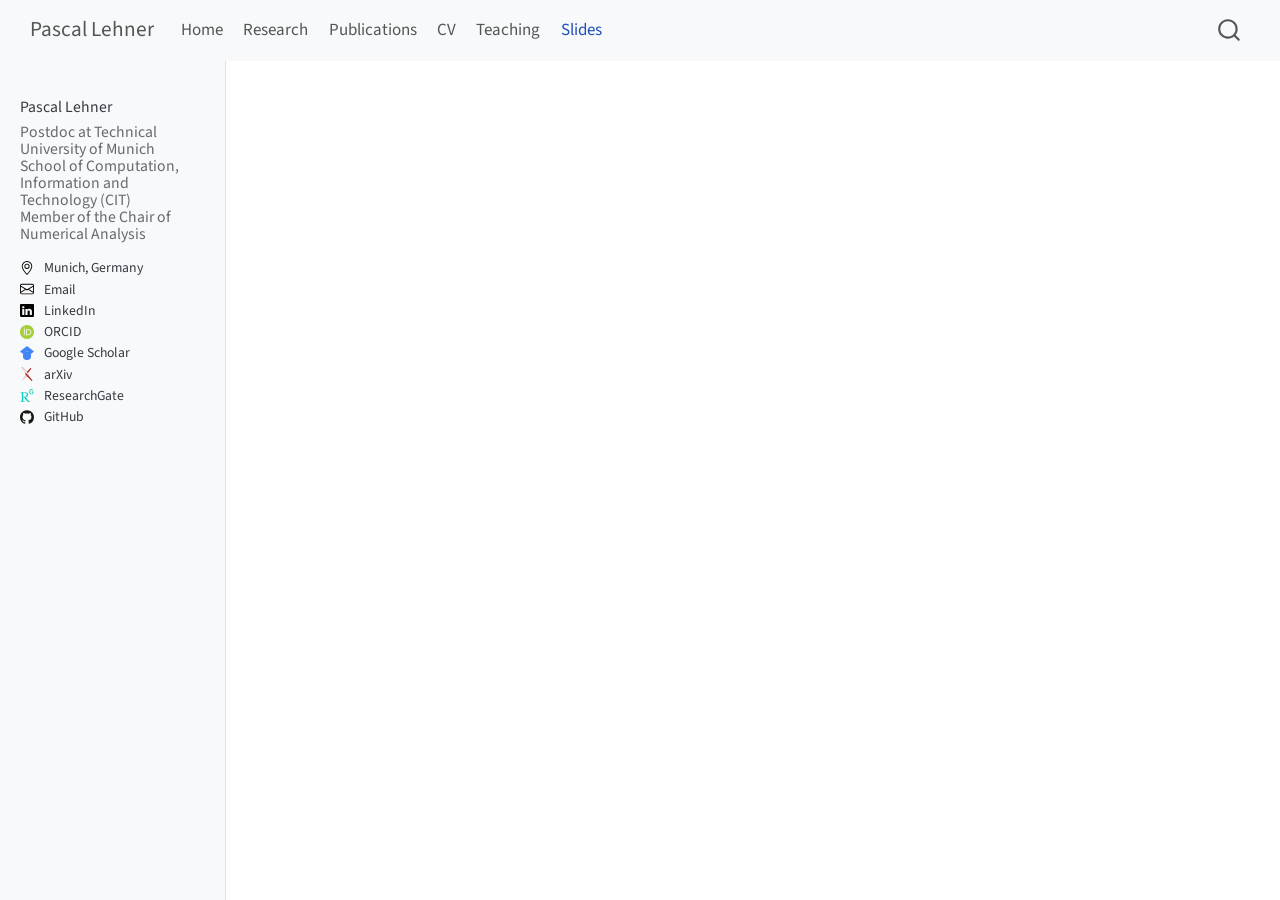
<file: slides.html>
<!DOCTYPE html>
<html xmlns="http://www.w3.org/1999/xhtml" lang="en" xml:lang="en"><head>

<meta charset="utf-8">
<meta name="generator" content="quarto-1.6.39">

<meta name="viewport" content="width=device-width, initial-scale=1.0, user-scalable=yes">


<title>slides – Pascal Lehner</title>
<style>
code{white-space: pre-wrap;}
span.smallcaps{font-variant: small-caps;}
div.columns{display: flex; gap: min(4vw, 1.5em);}
div.column{flex: auto; overflow-x: auto;}
div.hanging-indent{margin-left: 1.5em; text-indent: -1.5em;}
ul.task-list{list-style: none;}
ul.task-list li input[type="checkbox"] {
  width: 0.8em;
  margin: 0 0.8em 0.2em -1em; /* quarto-specific, see https://github.com/quarto-dev/quarto-cli/issues/4556 */ 
  vertical-align: middle;
}
</style>


<script src="site_libs/quarto-nav/quarto-nav.js"></script>
<script src="site_libs/quarto-nav/headroom.min.js"></script>
<script src="site_libs/clipboard/clipboard.min.js"></script>
<script src="site_libs/quarto-search/autocomplete.umd.js"></script>
<script src="site_libs/quarto-search/fuse.min.js"></script>
<script src="site_libs/quarto-search/quarto-search.js"></script>
<meta name="quarto:offset" content="./">
<script src="site_libs/quarto-html/quarto.js"></script>
<script src="site_libs/quarto-html/popper.min.js"></script>
<script src="site_libs/quarto-html/tippy.umd.min.js"></script>
<script src="site_libs/quarto-html/anchor.min.js"></script>
<link href="site_libs/quarto-html/tippy.css" rel="stylesheet">
<link href="site_libs/quarto-html/quarto-syntax-highlighting-e26003cea8cd680ca0c55a263523d882.css" rel="stylesheet" id="quarto-text-highlighting-styles">
<script src="site_libs/bootstrap/bootstrap.min.js"></script>
<link href="site_libs/bootstrap/bootstrap-icons.css" rel="stylesheet">
<link href="site_libs/bootstrap/bootstrap-9a351975a7460a6d6465111bc3b0ab34.min.css" rel="stylesheet" append-hash="true" id="quarto-bootstrap" data-mode="light">
<script id="quarto-search-options" type="application/json">{
  "location": "navbar",
  "copy-button": false,
  "collapse-after": 3,
  "panel-placement": "end",
  "type": "overlay",
  "limit": 50,
  "keyboard-shortcut": [
    "f",
    "/",
    "s"
  ],
  "show-item-context": false,
  "language": {
    "search-no-results-text": "No results",
    "search-matching-documents-text": "matching documents",
    "search-copy-link-title": "Copy link to search",
    "search-hide-matches-text": "Hide additional matches",
    "search-more-match-text": "more match in this document",
    "search-more-matches-text": "more matches in this document",
    "search-clear-button-title": "Clear",
    "search-text-placeholder": "",
    "search-detached-cancel-button-title": "Cancel",
    "search-submit-button-title": "Submit",
    "search-label": "Search"
  }
}</script>


</head>

<body class="nav-sidebar docked nav-fixed">

<div id="quarto-search-results"></div>
  <header id="quarto-header" class="headroom fixed-top">
    <nav class="navbar navbar-expand-lg " data-bs-theme="dark">
      <div class="navbar-container container-fluid">
      <div class="navbar-brand-container mx-auto">
    <a class="navbar-brand" href="./index.html">
    <span class="navbar-title">Pascal Lehner</span>
    </a>
  </div>
            <div id="quarto-search" class="" title="Search"></div>
          <button class="navbar-toggler" type="button" data-bs-toggle="collapse" data-bs-target="#navbarCollapse" aria-controls="navbarCollapse" role="menu" aria-expanded="false" aria-label="Toggle navigation" onclick="if (window.quartoToggleHeadroom) { window.quartoToggleHeadroom(); }">
  <span class="navbar-toggler-icon"></span>
</button>
          <div class="collapse navbar-collapse" id="navbarCollapse">
            <ul class="navbar-nav navbar-nav-scroll me-auto">
  <li class="nav-item">
    <a class="nav-link" href="./index.html"> 
<span class="menu-text">Home</span></a>
  </li>  
  <li class="nav-item">
    <a class="nav-link" href="./research.html"> 
<span class="menu-text">Research</span></a>
  </li>  
  <li class="nav-item">
    <a class="nav-link" href="./publications.html"> 
<span class="menu-text">Publications</span></a>
  </li>  
  <li class="nav-item">
    <a class="nav-link" href="./cv.html"> 
<span class="menu-text">CV</span></a>
  </li>  
  <li class="nav-item">
    <a class="nav-link" href="./teaching.html"> 
<span class="menu-text">Teaching</span></a>
  </li>  
  <li class="nav-item">
    <a class="nav-link active" href="./slides.html" aria-current="page"> 
<span class="menu-text">Slides</span></a>
  </li>  
</ul>
          </div> <!-- /navcollapse -->
            <div class="quarto-navbar-tools">
</div>
      </div> <!-- /container-fluid -->
    </nav>
  <nav class="quarto-secondary-nav">
    <div class="container-fluid d-flex">
      <button type="button" class="quarto-btn-toggle btn" data-bs-toggle="collapse" role="button" data-bs-target=".quarto-sidebar-collapse-item" aria-controls="quarto-sidebar" aria-expanded="false" aria-label="Toggle sidebar navigation" onclick="if (window.quartoToggleHeadroom) { window.quartoToggleHeadroom(); }">
        <i class="bi bi-layout-text-sidebar-reverse"></i>
      </button>
        <nav class="quarto-page-breadcrumbs" aria-label="breadcrumb"><ol class="breadcrumb"></ol></nav>
        <a class="flex-grow-1" role="navigation" data-bs-toggle="collapse" data-bs-target=".quarto-sidebar-collapse-item" aria-controls="quarto-sidebar" aria-expanded="false" aria-label="Toggle sidebar navigation" onclick="if (window.quartoToggleHeadroom) { window.quartoToggleHeadroom(); }">      
        </a>
    </div>
  </nav>
</header>
<!-- content -->
<div id="quarto-content" class="quarto-container page-columns page-rows-contents page-layout-article page-navbar">
<!-- sidebar -->
  <nav id="quarto-sidebar" class="sidebar collapse collapse-horizontal quarto-sidebar-collapse-item sidebar-navigation docked overflow-auto">
    <div class="sidebar-menu-container"> 
    <ul class="list-unstyled mt-1">
        <li class="sidebar-item">
 <span class="menu-text"><div class="mb-2">Pascal Lehner</div>
<div class="text-muted mb-3">
  Postdoc at
  <a href="https://www.tum.de/" target="_blank">Technical University of Munich</a><br>
  <a href="https://www.cit.tum.de/" target="_blank">School of Computation, Information and Technology (CIT)</a><br>
  Member of the
  <a href="https://www.math.cit.tum.de/en/math/research/numerical-analysis/" target="_blank">
    Chair of Numerical Analysis
  </a>
</div>
<ul class="list-unstyled small">
  <li class="mb-1">
    <img src="icons/geo-alt.svg" alt="Location" style="width:1em;height:1em;margin-right:.5em;vertical-align:-0.18em;">
    <a href="https://www.google.com/maps/place/M%C3%BCnchen,+Deutschland/">Munich, Germany</a>
  </li>
  <li class="mb-1">
    <img src="icons/envelope.svg" alt="Email" style="width:1em;height:1em;margin-right:.5em;vertical-align:-0.18em;">
    <a href="#" id="email">Email</a>
  </li>
  
  <li class="mb-1">
    <img src="icons/linkedin.svg" alt="LinkedIn" style="width:1em;height:1em;margin-right:.5em;vertical-align:-0.18em;">
    <a href="https://www.linkedin.com/in/pascal-lehner-490385423/">LinkedIn</a>
  </li>
  <li class="mb-1">
    <img src="icons/ORCID.svg" alt="ORCID" style="width:1em;height:1em;margin-right:.5em;vertical-align:-0.18em;">
    <a href="https://orcid.org/0009-0009-3088-8286">ORCID</a>
  </li>
  <li class="mb-1">
    <img src="icons/GoogleScholar.svg" alt="Google Scholar" style="width:1em;height:1em;margin-right:.5em;vertical-align:-0.18em;">
    <a href="https://scholar.google.com/citations?user=YOUR-ID">Google Scholar</a>
  </li>
  <li class="mb-1">
    <img src="icons/arXiv.svg" alt="arXiv" style="width:1em;height:1em;margin-right:.5em;vertical-align:-0.18em;">
    <a href="https://arxiv.org/search/math?searchtype=author&amp;query=Lehner%2C+P">arXiv</a>
  </li>
  <li class="mb-1">
    <img src="icons/ResearchGate.svg" alt="ResearchGate" style="width:1em;height:1em;margin-right:.5em;vertical-align:-0.18em;">
    <a href="https://www.researchgate.net/profile/Pascal-Lehner-2">ResearchGate</a>
  </li>
  <li class="mb-1">
    <img src="icons/GitHub.svg" alt="GitHub" style="width:1em;height:1em;margin-right:.5em;vertical-align:-0.18em;">
    <a href="https://github.com/pascal-lehner">GitHub</a>
  </li>
</ul>
</span>
  </li>
    </ul>
    </div>
</nav>
<div id="quarto-sidebar-glass" class="quarto-sidebar-collapse-item" data-bs-toggle="collapse" data-bs-target=".quarto-sidebar-collapse-item"></div>
<!-- margin-sidebar -->
    <div id="quarto-margin-sidebar" class="sidebar margin-sidebar zindex-bottom">
        
    </div>
<!-- main -->
<main class="content" id="quarto-document-content"><header id="title-block-header" class="quarto-title-block"></header>







</main> <!-- /main -->
<script id="quarto-html-after-body" type="application/javascript">
window.document.addEventListener("DOMContentLoaded", function (event) {
  const toggleBodyColorMode = (bsSheetEl) => {
    const mode = bsSheetEl.getAttribute("data-mode");
    const bodyEl = window.document.querySelector("body");
    if (mode === "dark") {
      bodyEl.classList.add("quarto-dark");
      bodyEl.classList.remove("quarto-light");
    } else {
      bodyEl.classList.add("quarto-light");
      bodyEl.classList.remove("quarto-dark");
    }
  }
  const toggleBodyColorPrimary = () => {
    const bsSheetEl = window.document.querySelector("link#quarto-bootstrap");
    if (bsSheetEl) {
      toggleBodyColorMode(bsSheetEl);
    }
  }
  toggleBodyColorPrimary();  
  const icon = "";
  const anchorJS = new window.AnchorJS();
  anchorJS.options = {
    placement: 'right',
    icon: icon
  };
  anchorJS.add('.anchored');
  const isCodeAnnotation = (el) => {
    for (const clz of el.classList) {
      if (clz.startsWith('code-annotation-')) {                     
        return true;
      }
    }
    return false;
  }
  const onCopySuccess = function(e) {
    // button target
    const button = e.trigger;
    // don't keep focus
    button.blur();
    // flash "checked"
    button.classList.add('code-copy-button-checked');
    var currentTitle = button.getAttribute("title");
    button.setAttribute("title", "Copied!");
    let tooltip;
    if (window.bootstrap) {
      button.setAttribute("data-bs-toggle", "tooltip");
      button.setAttribute("data-bs-placement", "left");
      button.setAttribute("data-bs-title", "Copied!");
      tooltip = new bootstrap.Tooltip(button, 
        { trigger: "manual", 
          customClass: "code-copy-button-tooltip",
          offset: [0, -8]});
      tooltip.show();    
    }
    setTimeout(function() {
      if (tooltip) {
        tooltip.hide();
        button.removeAttribute("data-bs-title");
        button.removeAttribute("data-bs-toggle");
        button.removeAttribute("data-bs-placement");
      }
      button.setAttribute("title", currentTitle);
      button.classList.remove('code-copy-button-checked');
    }, 1000);
    // clear code selection
    e.clearSelection();
  }
  const getTextToCopy = function(trigger) {
      const codeEl = trigger.previousElementSibling.cloneNode(true);
      for (const childEl of codeEl.children) {
        if (isCodeAnnotation(childEl)) {
          childEl.remove();
        }
      }
      return codeEl.innerText;
  }
  const clipboard = new window.ClipboardJS('.code-copy-button:not([data-in-quarto-modal])', {
    text: getTextToCopy
  });
  clipboard.on('success', onCopySuccess);
  if (window.document.getElementById('quarto-embedded-source-code-modal')) {
    const clipboardModal = new window.ClipboardJS('.code-copy-button[data-in-quarto-modal]', {
      text: getTextToCopy,
      container: window.document.getElementById('quarto-embedded-source-code-modal')
    });
    clipboardModal.on('success', onCopySuccess);
  }
    var localhostRegex = new RegExp(/^(?:http|https):\/\/localhost\:?[0-9]*\//);
    var mailtoRegex = new RegExp(/^mailto:/);
      var filterRegex = new RegExp("https:\/\/pascal-lehner\.github\.io");
    var isInternal = (href) => {
        return filterRegex.test(href) || localhostRegex.test(href) || mailtoRegex.test(href);
    }
    // Inspect non-navigation links and adorn them if external
 	var links = window.document.querySelectorAll('a[href]:not(.nav-link):not(.navbar-brand):not(.toc-action):not(.sidebar-link):not(.sidebar-item-toggle):not(.pagination-link):not(.no-external):not([aria-hidden]):not(.dropdown-item):not(.quarto-navigation-tool):not(.about-link)');
    for (var i=0; i<links.length; i++) {
      const link = links[i];
      if (!isInternal(link.href)) {
        // undo the damage that might have been done by quarto-nav.js in the case of
        // links that we want to consider external
        if (link.dataset.originalHref !== undefined) {
          link.href = link.dataset.originalHref;
        }
          // target, if specified
          link.setAttribute("target", "_blank");
          if (link.getAttribute("rel") === null) {
            link.setAttribute("rel", "noopener");
          }
      }
    }
  function tippyHover(el, contentFn, onTriggerFn, onUntriggerFn) {
    const config = {
      allowHTML: true,
      maxWidth: 500,
      delay: 100,
      arrow: false,
      appendTo: function(el) {
          return el.parentElement;
      },
      interactive: true,
      interactiveBorder: 10,
      theme: 'quarto',
      placement: 'bottom-start',
    };
    if (contentFn) {
      config.content = contentFn;
    }
    if (onTriggerFn) {
      config.onTrigger = onTriggerFn;
    }
    if (onUntriggerFn) {
      config.onUntrigger = onUntriggerFn;
    }
    window.tippy(el, config); 
  }
  const noterefs = window.document.querySelectorAll('a[role="doc-noteref"]');
  for (var i=0; i<noterefs.length; i++) {
    const ref = noterefs[i];
    tippyHover(ref, function() {
      // use id or data attribute instead here
      let href = ref.getAttribute('data-footnote-href') || ref.getAttribute('href');
      try { href = new URL(href).hash; } catch {}
      const id = href.replace(/^#\/?/, "");
      const note = window.document.getElementById(id);
      if (note) {
        return note.innerHTML;
      } else {
        return "";
      }
    });
  }
  const xrefs = window.document.querySelectorAll('a.quarto-xref');
  const processXRef = (id, note) => {
    // Strip column container classes
    const stripColumnClz = (el) => {
      el.classList.remove("page-full", "page-columns");
      if (el.children) {
        for (const child of el.children) {
          stripColumnClz(child);
        }
      }
    }
    stripColumnClz(note)
    if (id === null || id.startsWith('sec-')) {
      // Special case sections, only their first couple elements
      const container = document.createElement("div");
      if (note.children && note.children.length > 2) {
        container.appendChild(note.children[0].cloneNode(true));
        for (let i = 1; i < note.children.length; i++) {
          const child = note.children[i];
          if (child.tagName === "P" && child.innerText === "") {
            continue;
          } else {
            container.appendChild(child.cloneNode(true));
            break;
          }
        }
        if (window.Quarto?.typesetMath) {
          window.Quarto.typesetMath(container);
        }
        return container.innerHTML
      } else {
        if (window.Quarto?.typesetMath) {
          window.Quarto.typesetMath(note);
        }
        return note.innerHTML;
      }
    } else {
      // Remove any anchor links if they are present
      const anchorLink = note.querySelector('a.anchorjs-link');
      if (anchorLink) {
        anchorLink.remove();
      }
      if (window.Quarto?.typesetMath) {
        window.Quarto.typesetMath(note);
      }
      if (note.classList.contains("callout")) {
        return note.outerHTML;
      } else {
        return note.innerHTML;
      }
    }
  }
  for (var i=0; i<xrefs.length; i++) {
    const xref = xrefs[i];
    tippyHover(xref, undefined, function(instance) {
      instance.disable();
      let url = xref.getAttribute('href');
      let hash = undefined; 
      if (url.startsWith('#')) {
        hash = url;
      } else {
        try { hash = new URL(url).hash; } catch {}
      }
      if (hash) {
        const id = hash.replace(/^#\/?/, "");
        const note = window.document.getElementById(id);
        if (note !== null) {
          try {
            const html = processXRef(id, note.cloneNode(true));
            instance.setContent(html);
          } finally {
            instance.enable();
            instance.show();
          }
        } else {
          // See if we can fetch this
          fetch(url.split('#')[0])
          .then(res => res.text())
          .then(html => {
            const parser = new DOMParser();
            const htmlDoc = parser.parseFromString(html, "text/html");
            const note = htmlDoc.getElementById(id);
            if (note !== null) {
              const html = processXRef(id, note);
              instance.setContent(html);
            } 
          }).finally(() => {
            instance.enable();
            instance.show();
          });
        }
      } else {
        // See if we can fetch a full url (with no hash to target)
        // This is a special case and we should probably do some content thinning / targeting
        fetch(url)
        .then(res => res.text())
        .then(html => {
          const parser = new DOMParser();
          const htmlDoc = parser.parseFromString(html, "text/html");
          const note = htmlDoc.querySelector('main.content');
          if (note !== null) {
            // This should only happen for chapter cross references
            // (since there is no id in the URL)
            // remove the first header
            if (note.children.length > 0 && note.children[0].tagName === "HEADER") {
              note.children[0].remove();
            }
            const html = processXRef(null, note);
            instance.setContent(html);
          } 
        }).finally(() => {
          instance.enable();
          instance.show();
        });
      }
    }, function(instance) {
    });
  }
      let selectedAnnoteEl;
      const selectorForAnnotation = ( cell, annotation) => {
        let cellAttr = 'data-code-cell="' + cell + '"';
        let lineAttr = 'data-code-annotation="' +  annotation + '"';
        const selector = 'span[' + cellAttr + '][' + lineAttr + ']';
        return selector;
      }
      const selectCodeLines = (annoteEl) => {
        const doc = window.document;
        const targetCell = annoteEl.getAttribute("data-target-cell");
        const targetAnnotation = annoteEl.getAttribute("data-target-annotation");
        const annoteSpan = window.document.querySelector(selectorForAnnotation(targetCell, targetAnnotation));
        const lines = annoteSpan.getAttribute("data-code-lines").split(",");
        const lineIds = lines.map((line) => {
          return targetCell + "-" + line;
        })
        let top = null;
        let height = null;
        let parent = null;
        if (lineIds.length > 0) {
            //compute the position of the single el (top and bottom and make a div)
            const el = window.document.getElementById(lineIds[0]);
            top = el.offsetTop;
            height = el.offsetHeight;
            parent = el.parentElement.parentElement;
          if (lineIds.length > 1) {
            const lastEl = window.document.getElementById(lineIds[lineIds.length - 1]);
            const bottom = lastEl.offsetTop + lastEl.offsetHeight;
            height = bottom - top;
          }
          if (top !== null && height !== null && parent !== null) {
            // cook up a div (if necessary) and position it 
            let div = window.document.getElementById("code-annotation-line-highlight");
            if (div === null) {
              div = window.document.createElement("div");
              div.setAttribute("id", "code-annotation-line-highlight");
              div.style.position = 'absolute';
              parent.appendChild(div);
            }
            div.style.top = top - 2 + "px";
            div.style.height = height + 4 + "px";
            div.style.left = 0;
            let gutterDiv = window.document.getElementById("code-annotation-line-highlight-gutter");
            if (gutterDiv === null) {
              gutterDiv = window.document.createElement("div");
              gutterDiv.setAttribute("id", "code-annotation-line-highlight-gutter");
              gutterDiv.style.position = 'absolute';
              const codeCell = window.document.getElementById(targetCell);
              const gutter = codeCell.querySelector('.code-annotation-gutter');
              gutter.appendChild(gutterDiv);
            }
            gutterDiv.style.top = top - 2 + "px";
            gutterDiv.style.height = height + 4 + "px";
          }
          selectedAnnoteEl = annoteEl;
        }
      };
      const unselectCodeLines = () => {
        const elementsIds = ["code-annotation-line-highlight", "code-annotation-line-highlight-gutter"];
        elementsIds.forEach((elId) => {
          const div = window.document.getElementById(elId);
          if (div) {
            div.remove();
          }
        });
        selectedAnnoteEl = undefined;
      };
        // Handle positioning of the toggle
    window.addEventListener(
      "resize",
      throttle(() => {
        elRect = undefined;
        if (selectedAnnoteEl) {
          selectCodeLines(selectedAnnoteEl);
        }
      }, 10)
    );
    function throttle(fn, ms) {
    let throttle = false;
    let timer;
      return (...args) => {
        if(!throttle) { // first call gets through
            fn.apply(this, args);
            throttle = true;
        } else { // all the others get throttled
            if(timer) clearTimeout(timer); // cancel #2
            timer = setTimeout(() => {
              fn.apply(this, args);
              timer = throttle = false;
            }, ms);
        }
      };
    }
      // Attach click handler to the DT
      const annoteDls = window.document.querySelectorAll('dt[data-target-cell]');
      for (const annoteDlNode of annoteDls) {
        annoteDlNode.addEventListener('click', (event) => {
          const clickedEl = event.target;
          if (clickedEl !== selectedAnnoteEl) {
            unselectCodeLines();
            const activeEl = window.document.querySelector('dt[data-target-cell].code-annotation-active');
            if (activeEl) {
              activeEl.classList.remove('code-annotation-active');
            }
            selectCodeLines(clickedEl);
            clickedEl.classList.add('code-annotation-active');
          } else {
            // Unselect the line
            unselectCodeLines();
            clickedEl.classList.remove('code-annotation-active');
          }
        });
      }
  const findCites = (el) => {
    const parentEl = el.parentElement;
    if (parentEl) {
      const cites = parentEl.dataset.cites;
      if (cites) {
        return {
          el,
          cites: cites.split(' ')
        };
      } else {
        return findCites(el.parentElement)
      }
    } else {
      return undefined;
    }
  };
  var bibliorefs = window.document.querySelectorAll('a[role="doc-biblioref"]');
  for (var i=0; i<bibliorefs.length; i++) {
    const ref = bibliorefs[i];
    const citeInfo = findCites(ref);
    if (citeInfo) {
      tippyHover(citeInfo.el, function() {
        var popup = window.document.createElement('div');
        citeInfo.cites.forEach(function(cite) {
          var citeDiv = window.document.createElement('div');
          citeDiv.classList.add('hanging-indent');
          citeDiv.classList.add('csl-entry');
          var biblioDiv = window.document.getElementById('ref-' + cite);
          if (biblioDiv) {
            citeDiv.innerHTML = biblioDiv.innerHTML;
          }
          popup.appendChild(citeDiv);
        });
        return popup.innerHTML;
      });
    }
  }
});
</script>
</div> <!-- /content -->




</body></html>
</file>
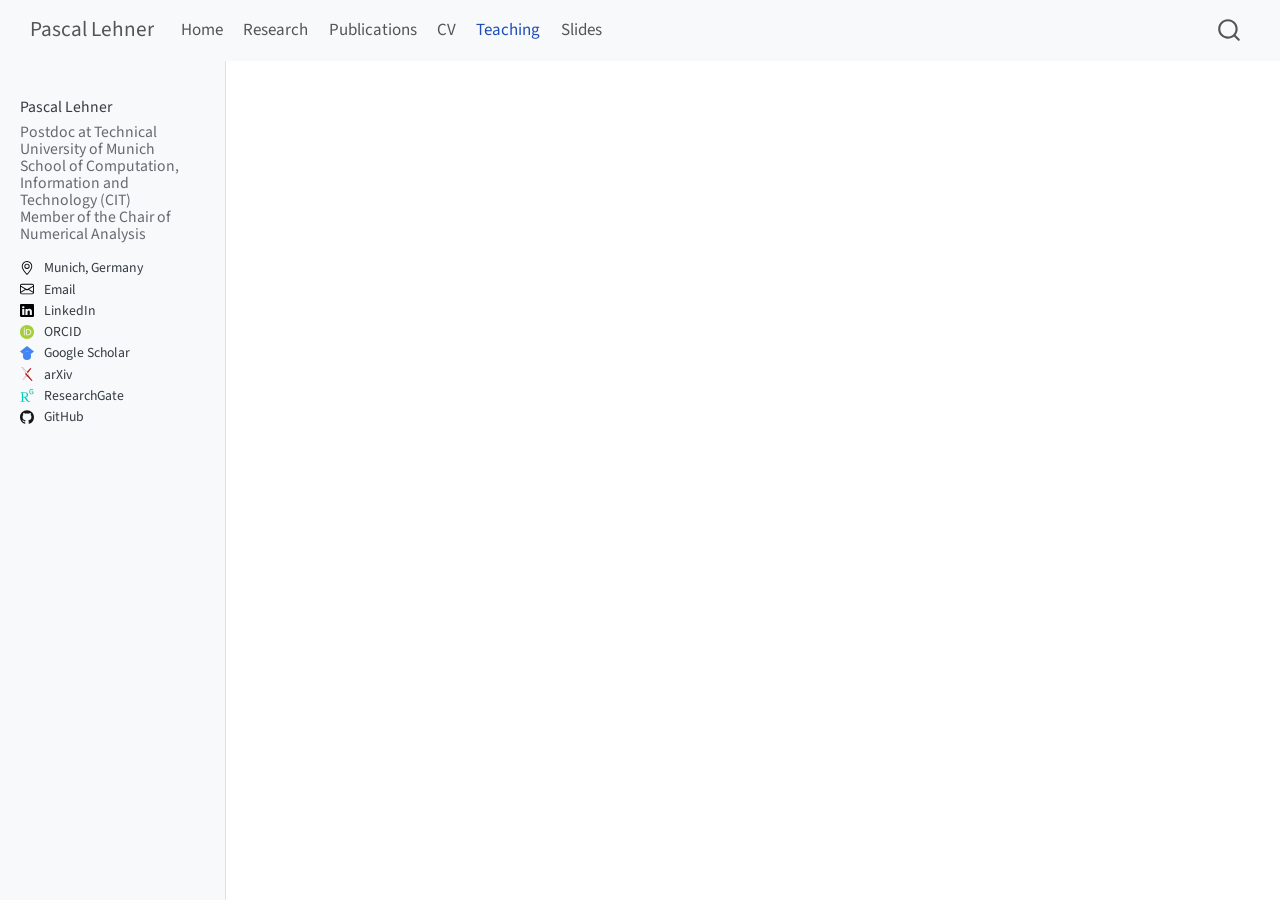
<file: teaching.html>
<!DOCTYPE html>
<html xmlns="http://www.w3.org/1999/xhtml" lang="en" xml:lang="en"><head>

<meta charset="utf-8">
<meta name="generator" content="quarto-1.6.39">

<meta name="viewport" content="width=device-width, initial-scale=1.0, user-scalable=yes">


<title>teaching – Pascal Lehner</title>
<style>
code{white-space: pre-wrap;}
span.smallcaps{font-variant: small-caps;}
div.columns{display: flex; gap: min(4vw, 1.5em);}
div.column{flex: auto; overflow-x: auto;}
div.hanging-indent{margin-left: 1.5em; text-indent: -1.5em;}
ul.task-list{list-style: none;}
ul.task-list li input[type="checkbox"] {
  width: 0.8em;
  margin: 0 0.8em 0.2em -1em; /* quarto-specific, see https://github.com/quarto-dev/quarto-cli/issues/4556 */ 
  vertical-align: middle;
}
</style>


<script src="site_libs/quarto-nav/quarto-nav.js"></script>
<script src="site_libs/quarto-nav/headroom.min.js"></script>
<script src="site_libs/clipboard/clipboard.min.js"></script>
<script src="site_libs/quarto-search/autocomplete.umd.js"></script>
<script src="site_libs/quarto-search/fuse.min.js"></script>
<script src="site_libs/quarto-search/quarto-search.js"></script>
<meta name="quarto:offset" content="./">
<script src="site_libs/quarto-html/quarto.js"></script>
<script src="site_libs/quarto-html/popper.min.js"></script>
<script src="site_libs/quarto-html/tippy.umd.min.js"></script>
<script src="site_libs/quarto-html/anchor.min.js"></script>
<link href="site_libs/quarto-html/tippy.css" rel="stylesheet">
<link href="site_libs/quarto-html/quarto-syntax-highlighting-e26003cea8cd680ca0c55a263523d882.css" rel="stylesheet" id="quarto-text-highlighting-styles">
<script src="site_libs/bootstrap/bootstrap.min.js"></script>
<link href="site_libs/bootstrap/bootstrap-icons.css" rel="stylesheet">
<link href="site_libs/bootstrap/bootstrap-9a351975a7460a6d6465111bc3b0ab34.min.css" rel="stylesheet" append-hash="true" id="quarto-bootstrap" data-mode="light">
<script id="quarto-search-options" type="application/json">{
  "location": "navbar",
  "copy-button": false,
  "collapse-after": 3,
  "panel-placement": "end",
  "type": "overlay",
  "limit": 50,
  "keyboard-shortcut": [
    "f",
    "/",
    "s"
  ],
  "show-item-context": false,
  "language": {
    "search-no-results-text": "No results",
    "search-matching-documents-text": "matching documents",
    "search-copy-link-title": "Copy link to search",
    "search-hide-matches-text": "Hide additional matches",
    "search-more-match-text": "more match in this document",
    "search-more-matches-text": "more matches in this document",
    "search-clear-button-title": "Clear",
    "search-text-placeholder": "",
    "search-detached-cancel-button-title": "Cancel",
    "search-submit-button-title": "Submit",
    "search-label": "Search"
  }
}</script>


</head>

<body class="nav-sidebar docked nav-fixed">

<div id="quarto-search-results"></div>
  <header id="quarto-header" class="headroom fixed-top">
    <nav class="navbar navbar-expand-lg " data-bs-theme="dark">
      <div class="navbar-container container-fluid">
      <div class="navbar-brand-container mx-auto">
    <a class="navbar-brand" href="./index.html">
    <span class="navbar-title">Pascal Lehner</span>
    </a>
  </div>
            <div id="quarto-search" class="" title="Search"></div>
          <button class="navbar-toggler" type="button" data-bs-toggle="collapse" data-bs-target="#navbarCollapse" aria-controls="navbarCollapse" role="menu" aria-expanded="false" aria-label="Toggle navigation" onclick="if (window.quartoToggleHeadroom) { window.quartoToggleHeadroom(); }">
  <span class="navbar-toggler-icon"></span>
</button>
          <div class="collapse navbar-collapse" id="navbarCollapse">
            <ul class="navbar-nav navbar-nav-scroll me-auto">
  <li class="nav-item">
    <a class="nav-link" href="./index.html"> 
<span class="menu-text">Home</span></a>
  </li>  
  <li class="nav-item">
    <a class="nav-link" href="./research.html"> 
<span class="menu-text">Research</span></a>
  </li>  
  <li class="nav-item">
    <a class="nav-link" href="./publications.html"> 
<span class="menu-text">Publications</span></a>
  </li>  
  <li class="nav-item">
    <a class="nav-link" href="./cv.html"> 
<span class="menu-text">CV</span></a>
  </li>  
  <li class="nav-item">
    <a class="nav-link active" href="./teaching.html" aria-current="page"> 
<span class="menu-text">Teaching</span></a>
  </li>  
  <li class="nav-item">
    <a class="nav-link" href="./slides.html"> 
<span class="menu-text">Slides</span></a>
  </li>  
</ul>
          </div> <!-- /navcollapse -->
            <div class="quarto-navbar-tools">
</div>
      </div> <!-- /container-fluid -->
    </nav>
  <nav class="quarto-secondary-nav">
    <div class="container-fluid d-flex">
      <button type="button" class="quarto-btn-toggle btn" data-bs-toggle="collapse" role="button" data-bs-target=".quarto-sidebar-collapse-item" aria-controls="quarto-sidebar" aria-expanded="false" aria-label="Toggle sidebar navigation" onclick="if (window.quartoToggleHeadroom) { window.quartoToggleHeadroom(); }">
        <i class="bi bi-layout-text-sidebar-reverse"></i>
      </button>
        <nav class="quarto-page-breadcrumbs" aria-label="breadcrumb"><ol class="breadcrumb"></ol></nav>
        <a class="flex-grow-1" role="navigation" data-bs-toggle="collapse" data-bs-target=".quarto-sidebar-collapse-item" aria-controls="quarto-sidebar" aria-expanded="false" aria-label="Toggle sidebar navigation" onclick="if (window.quartoToggleHeadroom) { window.quartoToggleHeadroom(); }">      
        </a>
    </div>
  </nav>
</header>
<!-- content -->
<div id="quarto-content" class="quarto-container page-columns page-rows-contents page-layout-article page-navbar">
<!-- sidebar -->
  <nav id="quarto-sidebar" class="sidebar collapse collapse-horizontal quarto-sidebar-collapse-item sidebar-navigation docked overflow-auto">
    <div class="sidebar-menu-container"> 
    <ul class="list-unstyled mt-1">
        <li class="sidebar-item">
 <span class="menu-text"><div class="mb-2">Pascal Lehner</div>
<div class="text-muted mb-3">
  Postdoc at
  <a href="https://www.tum.de/" target="_blank">Technical University of Munich</a><br>
  <a href="https://www.cit.tum.de/" target="_blank">School of Computation, Information and Technology (CIT)</a><br>
  Member of the
  <a href="https://www.math.cit.tum.de/en/math/research/numerical-analysis/" target="_blank">
    Chair of Numerical Analysis
  </a>
</div>
<ul class="list-unstyled small">
  <li class="mb-1">
    <img src="icons/geo-alt.svg" alt="Location" style="width:1em;height:1em;margin-right:.5em;vertical-align:-0.18em;">
    <a href="https://www.google.com/maps/place/M%C3%BCnchen,+Deutschland/">Munich, Germany</a>
  </li>
  <li class="mb-1">
    <img src="icons/envelope.svg" alt="Email" style="width:1em;height:1em;margin-right:.5em;vertical-align:-0.18em;">
    <a href="#" id="email">Email</a>
  </li>
  
  <li class="mb-1">
    <img src="icons/linkedin.svg" alt="LinkedIn" style="width:1em;height:1em;margin-right:.5em;vertical-align:-0.18em;">
    <a href="https://www.linkedin.com/in/pascal-lehner-490385423/">LinkedIn</a>
  </li>
  <li class="mb-1">
    <img src="icons/ORCID.svg" alt="ORCID" style="width:1em;height:1em;margin-right:.5em;vertical-align:-0.18em;">
    <a href="https://orcid.org/0009-0009-3088-8286">ORCID</a>
  </li>
  <li class="mb-1">
    <img src="icons/GoogleScholar.svg" alt="Google Scholar" style="width:1em;height:1em;margin-right:.5em;vertical-align:-0.18em;">
    <a href="https://scholar.google.com/citations?user=YOUR-ID">Google Scholar</a>
  </li>
  <li class="mb-1">
    <img src="icons/arXiv.svg" alt="arXiv" style="width:1em;height:1em;margin-right:.5em;vertical-align:-0.18em;">
    <a href="https://arxiv.org/search/math?searchtype=author&amp;query=Lehner%2C+P">arXiv</a>
  </li>
  <li class="mb-1">
    <img src="icons/ResearchGate.svg" alt="ResearchGate" style="width:1em;height:1em;margin-right:.5em;vertical-align:-0.18em;">
    <a href="https://www.researchgate.net/profile/Pascal-Lehner-2">ResearchGate</a>
  </li>
  <li class="mb-1">
    <img src="icons/GitHub.svg" alt="GitHub" style="width:1em;height:1em;margin-right:.5em;vertical-align:-0.18em;">
    <a href="https://github.com/pascal-lehner">GitHub</a>
  </li>
</ul>
</span>
  </li>
    </ul>
    </div>
</nav>
<div id="quarto-sidebar-glass" class="quarto-sidebar-collapse-item" data-bs-toggle="collapse" data-bs-target=".quarto-sidebar-collapse-item"></div>
<!-- margin-sidebar -->
    <div id="quarto-margin-sidebar" class="sidebar margin-sidebar zindex-bottom">
        
    </div>
<!-- main -->
<main class="content" id="quarto-document-content"><header id="title-block-header" class="quarto-title-block"></header>







</main> <!-- /main -->
<script id="quarto-html-after-body" type="application/javascript">
window.document.addEventListener("DOMContentLoaded", function (event) {
  const toggleBodyColorMode = (bsSheetEl) => {
    const mode = bsSheetEl.getAttribute("data-mode");
    const bodyEl = window.document.querySelector("body");
    if (mode === "dark") {
      bodyEl.classList.add("quarto-dark");
      bodyEl.classList.remove("quarto-light");
    } else {
      bodyEl.classList.add("quarto-light");
      bodyEl.classList.remove("quarto-dark");
    }
  }
  const toggleBodyColorPrimary = () => {
    const bsSheetEl = window.document.querySelector("link#quarto-bootstrap");
    if (bsSheetEl) {
      toggleBodyColorMode(bsSheetEl);
    }
  }
  toggleBodyColorPrimary();  
  const icon = "";
  const anchorJS = new window.AnchorJS();
  anchorJS.options = {
    placement: 'right',
    icon: icon
  };
  anchorJS.add('.anchored');
  const isCodeAnnotation = (el) => {
    for (const clz of el.classList) {
      if (clz.startsWith('code-annotation-')) {                     
        return true;
      }
    }
    return false;
  }
  const onCopySuccess = function(e) {
    // button target
    const button = e.trigger;
    // don't keep focus
    button.blur();
    // flash "checked"
    button.classList.add('code-copy-button-checked');
    var currentTitle = button.getAttribute("title");
    button.setAttribute("title", "Copied!");
    let tooltip;
    if (window.bootstrap) {
      button.setAttribute("data-bs-toggle", "tooltip");
      button.setAttribute("data-bs-placement", "left");
      button.setAttribute("data-bs-title", "Copied!");
      tooltip = new bootstrap.Tooltip(button, 
        { trigger: "manual", 
          customClass: "code-copy-button-tooltip",
          offset: [0, -8]});
      tooltip.show();    
    }
    setTimeout(function() {
      if (tooltip) {
        tooltip.hide();
        button.removeAttribute("data-bs-title");
        button.removeAttribute("data-bs-toggle");
        button.removeAttribute("data-bs-placement");
      }
      button.setAttribute("title", currentTitle);
      button.classList.remove('code-copy-button-checked');
    }, 1000);
    // clear code selection
    e.clearSelection();
  }
  const getTextToCopy = function(trigger) {
      const codeEl = trigger.previousElementSibling.cloneNode(true);
      for (const childEl of codeEl.children) {
        if (isCodeAnnotation(childEl)) {
          childEl.remove();
        }
      }
      return codeEl.innerText;
  }
  const clipboard = new window.ClipboardJS('.code-copy-button:not([data-in-quarto-modal])', {
    text: getTextToCopy
  });
  clipboard.on('success', onCopySuccess);
  if (window.document.getElementById('quarto-embedded-source-code-modal')) {
    const clipboardModal = new window.ClipboardJS('.code-copy-button[data-in-quarto-modal]', {
      text: getTextToCopy,
      container: window.document.getElementById('quarto-embedded-source-code-modal')
    });
    clipboardModal.on('success', onCopySuccess);
  }
    var localhostRegex = new RegExp(/^(?:http|https):\/\/localhost\:?[0-9]*\//);
    var mailtoRegex = new RegExp(/^mailto:/);
      var filterRegex = new RegExp("https:\/\/pascal-lehner\.github\.io");
    var isInternal = (href) => {
        return filterRegex.test(href) || localhostRegex.test(href) || mailtoRegex.test(href);
    }
    // Inspect non-navigation links and adorn them if external
 	var links = window.document.querySelectorAll('a[href]:not(.nav-link):not(.navbar-brand):not(.toc-action):not(.sidebar-link):not(.sidebar-item-toggle):not(.pagination-link):not(.no-external):not([aria-hidden]):not(.dropdown-item):not(.quarto-navigation-tool):not(.about-link)');
    for (var i=0; i<links.length; i++) {
      const link = links[i];
      if (!isInternal(link.href)) {
        // undo the damage that might have been done by quarto-nav.js in the case of
        // links that we want to consider external
        if (link.dataset.originalHref !== undefined) {
          link.href = link.dataset.originalHref;
        }
          // target, if specified
          link.setAttribute("target", "_blank");
          if (link.getAttribute("rel") === null) {
            link.setAttribute("rel", "noopener");
          }
      }
    }
  function tippyHover(el, contentFn, onTriggerFn, onUntriggerFn) {
    const config = {
      allowHTML: true,
      maxWidth: 500,
      delay: 100,
      arrow: false,
      appendTo: function(el) {
          return el.parentElement;
      },
      interactive: true,
      interactiveBorder: 10,
      theme: 'quarto',
      placement: 'bottom-start',
    };
    if (contentFn) {
      config.content = contentFn;
    }
    if (onTriggerFn) {
      config.onTrigger = onTriggerFn;
    }
    if (onUntriggerFn) {
      config.onUntrigger = onUntriggerFn;
    }
    window.tippy(el, config); 
  }
  const noterefs = window.document.querySelectorAll('a[role="doc-noteref"]');
  for (var i=0; i<noterefs.length; i++) {
    const ref = noterefs[i];
    tippyHover(ref, function() {
      // use id or data attribute instead here
      let href = ref.getAttribute('data-footnote-href') || ref.getAttribute('href');
      try { href = new URL(href).hash; } catch {}
      const id = href.replace(/^#\/?/, "");
      const note = window.document.getElementById(id);
      if (note) {
        return note.innerHTML;
      } else {
        return "";
      }
    });
  }
  const xrefs = window.document.querySelectorAll('a.quarto-xref');
  const processXRef = (id, note) => {
    // Strip column container classes
    const stripColumnClz = (el) => {
      el.classList.remove("page-full", "page-columns");
      if (el.children) {
        for (const child of el.children) {
          stripColumnClz(child);
        }
      }
    }
    stripColumnClz(note)
    if (id === null || id.startsWith('sec-')) {
      // Special case sections, only their first couple elements
      const container = document.createElement("div");
      if (note.children && note.children.length > 2) {
        container.appendChild(note.children[0].cloneNode(true));
        for (let i = 1; i < note.children.length; i++) {
          const child = note.children[i];
          if (child.tagName === "P" && child.innerText === "") {
            continue;
          } else {
            container.appendChild(child.cloneNode(true));
            break;
          }
        }
        if (window.Quarto?.typesetMath) {
          window.Quarto.typesetMath(container);
        }
        return container.innerHTML
      } else {
        if (window.Quarto?.typesetMath) {
          window.Quarto.typesetMath(note);
        }
        return note.innerHTML;
      }
    } else {
      // Remove any anchor links if they are present
      const anchorLink = note.querySelector('a.anchorjs-link');
      if (anchorLink) {
        anchorLink.remove();
      }
      if (window.Quarto?.typesetMath) {
        window.Quarto.typesetMath(note);
      }
      if (note.classList.contains("callout")) {
        return note.outerHTML;
      } else {
        return note.innerHTML;
      }
    }
  }
  for (var i=0; i<xrefs.length; i++) {
    const xref = xrefs[i];
    tippyHover(xref, undefined, function(instance) {
      instance.disable();
      let url = xref.getAttribute('href');
      let hash = undefined; 
      if (url.startsWith('#')) {
        hash = url;
      } else {
        try { hash = new URL(url).hash; } catch {}
      }
      if (hash) {
        const id = hash.replace(/^#\/?/, "");
        const note = window.document.getElementById(id);
        if (note !== null) {
          try {
            const html = processXRef(id, note.cloneNode(true));
            instance.setContent(html);
          } finally {
            instance.enable();
            instance.show();
          }
        } else {
          // See if we can fetch this
          fetch(url.split('#')[0])
          .then(res => res.text())
          .then(html => {
            const parser = new DOMParser();
            const htmlDoc = parser.parseFromString(html, "text/html");
            const note = htmlDoc.getElementById(id);
            if (note !== null) {
              const html = processXRef(id, note);
              instance.setContent(html);
            } 
          }).finally(() => {
            instance.enable();
            instance.show();
          });
        }
      } else {
        // See if we can fetch a full url (with no hash to target)
        // This is a special case and we should probably do some content thinning / targeting
        fetch(url)
        .then(res => res.text())
        .then(html => {
          const parser = new DOMParser();
          const htmlDoc = parser.parseFromString(html, "text/html");
          const note = htmlDoc.querySelector('main.content');
          if (note !== null) {
            // This should only happen for chapter cross references
            // (since there is no id in the URL)
            // remove the first header
            if (note.children.length > 0 && note.children[0].tagName === "HEADER") {
              note.children[0].remove();
            }
            const html = processXRef(null, note);
            instance.setContent(html);
          } 
        }).finally(() => {
          instance.enable();
          instance.show();
        });
      }
    }, function(instance) {
    });
  }
      let selectedAnnoteEl;
      const selectorForAnnotation = ( cell, annotation) => {
        let cellAttr = 'data-code-cell="' + cell + '"';
        let lineAttr = 'data-code-annotation="' +  annotation + '"';
        const selector = 'span[' + cellAttr + '][' + lineAttr + ']';
        return selector;
      }
      const selectCodeLines = (annoteEl) => {
        const doc = window.document;
        const targetCell = annoteEl.getAttribute("data-target-cell");
        const targetAnnotation = annoteEl.getAttribute("data-target-annotation");
        const annoteSpan = window.document.querySelector(selectorForAnnotation(targetCell, targetAnnotation));
        const lines = annoteSpan.getAttribute("data-code-lines").split(",");
        const lineIds = lines.map((line) => {
          return targetCell + "-" + line;
        })
        let top = null;
        let height = null;
        let parent = null;
        if (lineIds.length > 0) {
            //compute the position of the single el (top and bottom and make a div)
            const el = window.document.getElementById(lineIds[0]);
            top = el.offsetTop;
            height = el.offsetHeight;
            parent = el.parentElement.parentElement;
          if (lineIds.length > 1) {
            const lastEl = window.document.getElementById(lineIds[lineIds.length - 1]);
            const bottom = lastEl.offsetTop + lastEl.offsetHeight;
            height = bottom - top;
          }
          if (top !== null && height !== null && parent !== null) {
            // cook up a div (if necessary) and position it 
            let div = window.document.getElementById("code-annotation-line-highlight");
            if (div === null) {
              div = window.document.createElement("div");
              div.setAttribute("id", "code-annotation-line-highlight");
              div.style.position = 'absolute';
              parent.appendChild(div);
            }
            div.style.top = top - 2 + "px";
            div.style.height = height + 4 + "px";
            div.style.left = 0;
            let gutterDiv = window.document.getElementById("code-annotation-line-highlight-gutter");
            if (gutterDiv === null) {
              gutterDiv = window.document.createElement("div");
              gutterDiv.setAttribute("id", "code-annotation-line-highlight-gutter");
              gutterDiv.style.position = 'absolute';
              const codeCell = window.document.getElementById(targetCell);
              const gutter = codeCell.querySelector('.code-annotation-gutter');
              gutter.appendChild(gutterDiv);
            }
            gutterDiv.style.top = top - 2 + "px";
            gutterDiv.style.height = height + 4 + "px";
          }
          selectedAnnoteEl = annoteEl;
        }
      };
      const unselectCodeLines = () => {
        const elementsIds = ["code-annotation-line-highlight", "code-annotation-line-highlight-gutter"];
        elementsIds.forEach((elId) => {
          const div = window.document.getElementById(elId);
          if (div) {
            div.remove();
          }
        });
        selectedAnnoteEl = undefined;
      };
        // Handle positioning of the toggle
    window.addEventListener(
      "resize",
      throttle(() => {
        elRect = undefined;
        if (selectedAnnoteEl) {
          selectCodeLines(selectedAnnoteEl);
        }
      }, 10)
    );
    function throttle(fn, ms) {
    let throttle = false;
    let timer;
      return (...args) => {
        if(!throttle) { // first call gets through
            fn.apply(this, args);
            throttle = true;
        } else { // all the others get throttled
            if(timer) clearTimeout(timer); // cancel #2
            timer = setTimeout(() => {
              fn.apply(this, args);
              timer = throttle = false;
            }, ms);
        }
      };
    }
      // Attach click handler to the DT
      const annoteDls = window.document.querySelectorAll('dt[data-target-cell]');
      for (const annoteDlNode of annoteDls) {
        annoteDlNode.addEventListener('click', (event) => {
          const clickedEl = event.target;
          if (clickedEl !== selectedAnnoteEl) {
            unselectCodeLines();
            const activeEl = window.document.querySelector('dt[data-target-cell].code-annotation-active');
            if (activeEl) {
              activeEl.classList.remove('code-annotation-active');
            }
            selectCodeLines(clickedEl);
            clickedEl.classList.add('code-annotation-active');
          } else {
            // Unselect the line
            unselectCodeLines();
            clickedEl.classList.remove('code-annotation-active');
          }
        });
      }
  const findCites = (el) => {
    const parentEl = el.parentElement;
    if (parentEl) {
      const cites = parentEl.dataset.cites;
      if (cites) {
        return {
          el,
          cites: cites.split(' ')
        };
      } else {
        return findCites(el.parentElement)
      }
    } else {
      return undefined;
    }
  };
  var bibliorefs = window.document.querySelectorAll('a[role="doc-biblioref"]');
  for (var i=0; i<bibliorefs.length; i++) {
    const ref = bibliorefs[i];
    const citeInfo = findCites(ref);
    if (citeInfo) {
      tippyHover(citeInfo.el, function() {
        var popup = window.document.createElement('div');
        citeInfo.cites.forEach(function(cite) {
          var citeDiv = window.document.createElement('div');
          citeDiv.classList.add('hanging-indent');
          citeDiv.classList.add('csl-entry');
          var biblioDiv = window.document.getElementById('ref-' + cite);
          if (biblioDiv) {
            citeDiv.innerHTML = biblioDiv.innerHTML;
          }
          popup.appendChild(citeDiv);
        });
        return popup.innerHTML;
      });
    }
  }
});
</script>
</div> <!-- /content -->




</body></html>
</file>
<file: site_libs/quarto-html/tippy.css>
.tippy-box[data-animation=fade][data-state=hidden]{opacity:0}[data-tippy-root]{max-width:calc(100vw - 10px)}.tippy-box{position:relative;background-color:#333;color:#fff;border-radius:4px;font-size:14px;line-height:1.4;white-space:normal;outline:0;transition-property:transform,visibility,opacity}.tippy-box[data-placement^=top]>.tippy-arrow{bottom:0}.tippy-box[data-placement^=top]>.tippy-arrow:before{bottom:-7px;left:0;border-width:8px 8px 0;border-top-color:initial;transform-origin:center top}.tippy-box[data-placement^=bottom]>.tippy-arrow{top:0}.tippy-box[data-placement^=bottom]>.tippy-arrow:before{top:-7px;left:0;border-width:0 8px 8px;border-bottom-color:initial;transform-origin:center bottom}.tippy-box[data-placement^=left]>.tippy-arrow{right:0}.tippy-box[data-placement^=left]>.tippy-arrow:before{border-width:8px 0 8px 8px;border-left-color:initial;right:-7px;transform-origin:center left}.tippy-box[data-placement^=right]>.tippy-arrow{left:0}.tippy-box[data-placement^=right]>.tippy-arrow:before{left:-7px;border-width:8px 8px 8px 0;border-right-color:initial;transform-origin:center right}.tippy-box[data-inertia][data-state=visible]{transition-timing-function:cubic-bezier(.54,1.5,.38,1.11)}.tippy-arrow{width:16px;height:16px;color:#333}.tippy-arrow:before{content:"";position:absolute;border-color:transparent;border-style:solid}.tippy-content{position:relative;padding:5px 9px;z-index:1}
</file>
<file: site_libs/quarto-html/quarto-syntax-highlighting-e26003cea8cd680ca0c55a263523d882.css>
/* quarto syntax highlight colors */
:root {
  --quarto-hl-ot-color: #003B4F;
  --quarto-hl-at-color: #657422;
  --quarto-hl-ss-color: #20794D;
  --quarto-hl-an-color: #5E5E5E;
  --quarto-hl-fu-color: #4758AB;
  --quarto-hl-st-color: #20794D;
  --quarto-hl-cf-color: #003B4F;
  --quarto-hl-op-color: #5E5E5E;
  --quarto-hl-er-color: #AD0000;
  --quarto-hl-bn-color: #AD0000;
  --quarto-hl-al-color: #AD0000;
  --quarto-hl-va-color: #111111;
  --quarto-hl-bu-color: inherit;
  --quarto-hl-ex-color: inherit;
  --quarto-hl-pp-color: #AD0000;
  --quarto-hl-in-color: #5E5E5E;
  --quarto-hl-vs-color: #20794D;
  --quarto-hl-wa-color: #5E5E5E;
  --quarto-hl-do-color: #5E5E5E;
  --quarto-hl-im-color: #00769E;
  --quarto-hl-ch-color: #20794D;
  --quarto-hl-dt-color: #AD0000;
  --quarto-hl-fl-color: #AD0000;
  --quarto-hl-co-color: #5E5E5E;
  --quarto-hl-cv-color: #5E5E5E;
  --quarto-hl-cn-color: #8f5902;
  --quarto-hl-sc-color: #5E5E5E;
  --quarto-hl-dv-color: #AD0000;
  --quarto-hl-kw-color: #003B4F;
}

/* other quarto variables */
:root {
  --quarto-font-monospace: SFMono-Regular, Menlo, Monaco, Consolas, "Liberation Mono", "Courier New", monospace;
}

pre > code.sourceCode > span {
  color: #003B4F;
}

code span {
  color: #003B4F;
}

code.sourceCode > span {
  color: #003B4F;
}

div.sourceCode,
div.sourceCode pre.sourceCode {
  color: #003B4F;
}

code span.ot {
  color: #003B4F;
  font-style: inherit;
}

code span.at {
  color: #657422;
  font-style: inherit;
}

code span.ss {
  color: #20794D;
  font-style: inherit;
}

code span.an {
  color: #5E5E5E;
  font-style: inherit;
}

code span.fu {
  color: #4758AB;
  font-style: inherit;
}

code span.st {
  color: #20794D;
  font-style: inherit;
}

code span.cf {
  color: #003B4F;
  font-weight: bold;
  font-style: inherit;
}

code span.op {
  color: #5E5E5E;
  font-style: inherit;
}

code span.er {
  color: #AD0000;
  font-style: inherit;
}

code span.bn {
  color: #AD0000;
  font-style: inherit;
}

code span.al {
  color: #AD0000;
  font-style: inherit;
}

code span.va {
  color: #111111;
  font-style: inherit;
}

code span.bu {
  font-style: inherit;
}

code span.ex {
  font-style: inherit;
}

code span.pp {
  color: #AD0000;
  font-style: inherit;
}

code span.in {
  color: #5E5E5E;
  font-style: inherit;
}

code span.vs {
  color: #20794D;
  font-style: inherit;
}

code span.wa {
  color: #5E5E5E;
  font-style: italic;
}

code span.do {
  color: #5E5E5E;
  font-style: italic;
}

code span.im {
  color: #00769E;
  font-style: inherit;
}

code span.ch {
  color: #20794D;
  font-style: inherit;
}

code span.dt {
  color: #AD0000;
  font-style: inherit;
}

code span.fl {
  color: #AD0000;
  font-style: inherit;
}

code span.co {
  color: #5E5E5E;
  font-style: inherit;
}

code span.cv {
  color: #5E5E5E;
  font-style: italic;
}

code span.cn {
  color: #8f5902;
  font-style: inherit;
}

code span.sc {
  color: #5E5E5E;
  font-style: inherit;
}

code span.dv {
  color: #AD0000;
  font-style: inherit;
}

code span.kw {
  color: #003B4F;
  font-weight: bold;
  font-style: inherit;
}

.prevent-inlining {
  content: "</";
}

/*# sourceMappingURL=e90e9ab646ea9b1aaa61e089606e0f97.css.map */
</file>
